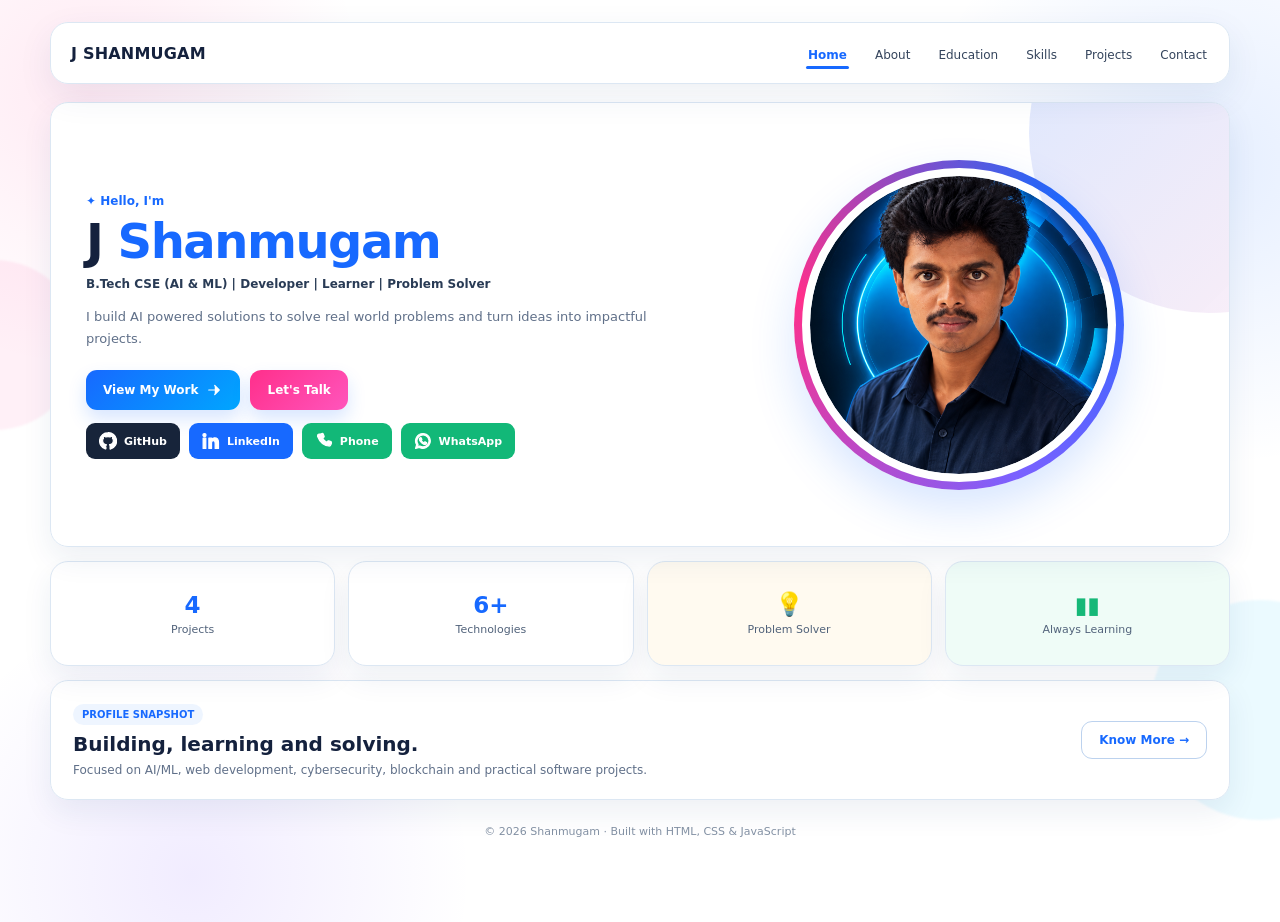
<file: index.html>
<!doctype html><html lang="en"><head><meta charset="utf-8"><meta name="viewport" content="width=device-width,initial-scale=1"><meta http-equiv="refresh" content="0;url=frontend/home/home.html"><title>Shanmugam Portfolio</title></head><body><p>Opening portfolio…</p><a href="frontend/home/home.html">Open portfolio</a></body></html>
</file>
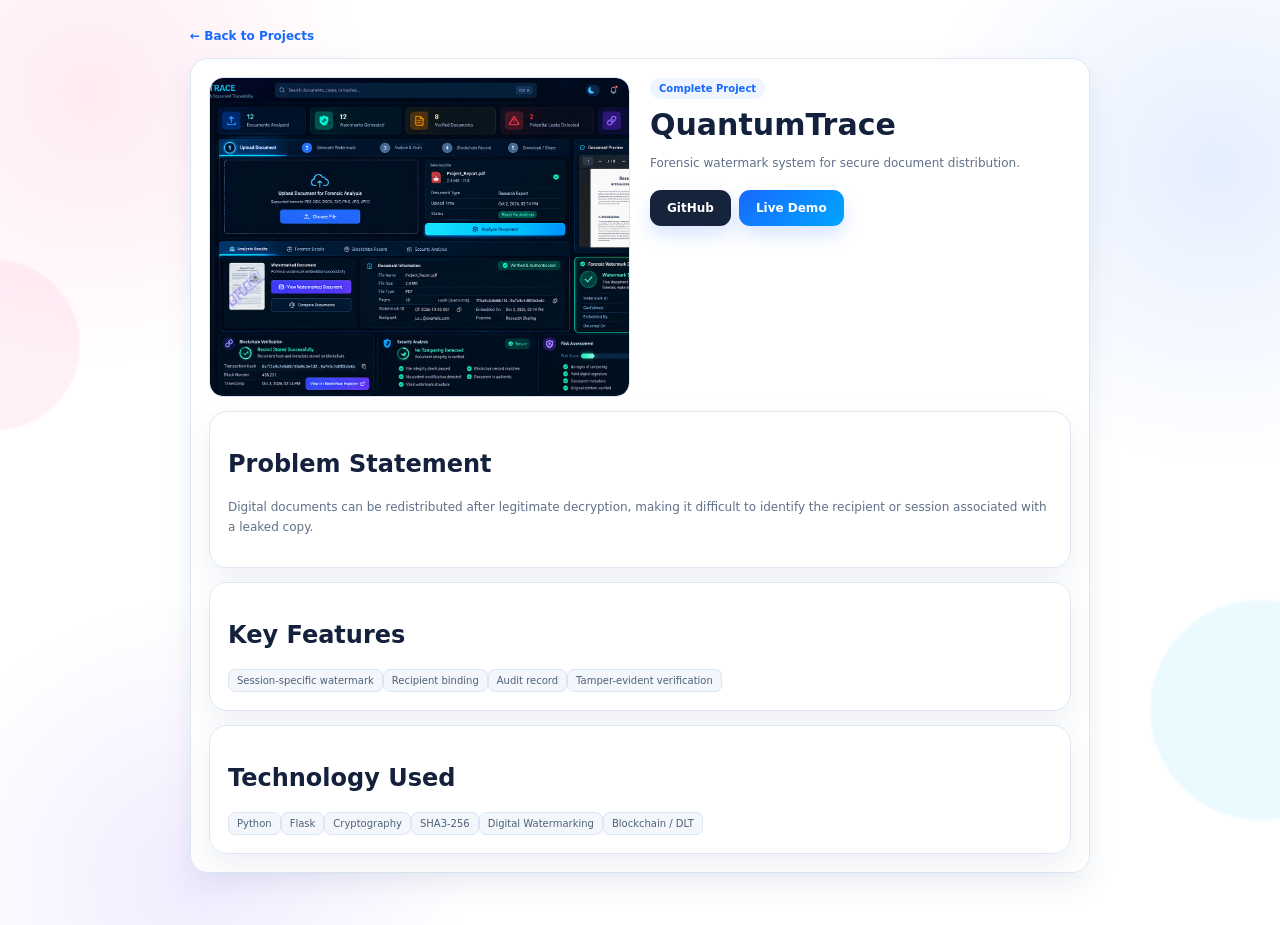
<file: frontend/project-details/index.html>
<!doctype html><html lang="en"><head><meta charset="utf-8"><meta name="viewport" content="width=device-width,initial-scale=1">
<title>Project Details</title><link rel="stylesheet" href="project-details.css"></head><body>
<div class="standalone"><a class="back" href="../projects/projects.html">← Back to Projects</a><main id="detail"></main></div>
<script src="project-details.js"></script></body></html>
</file>
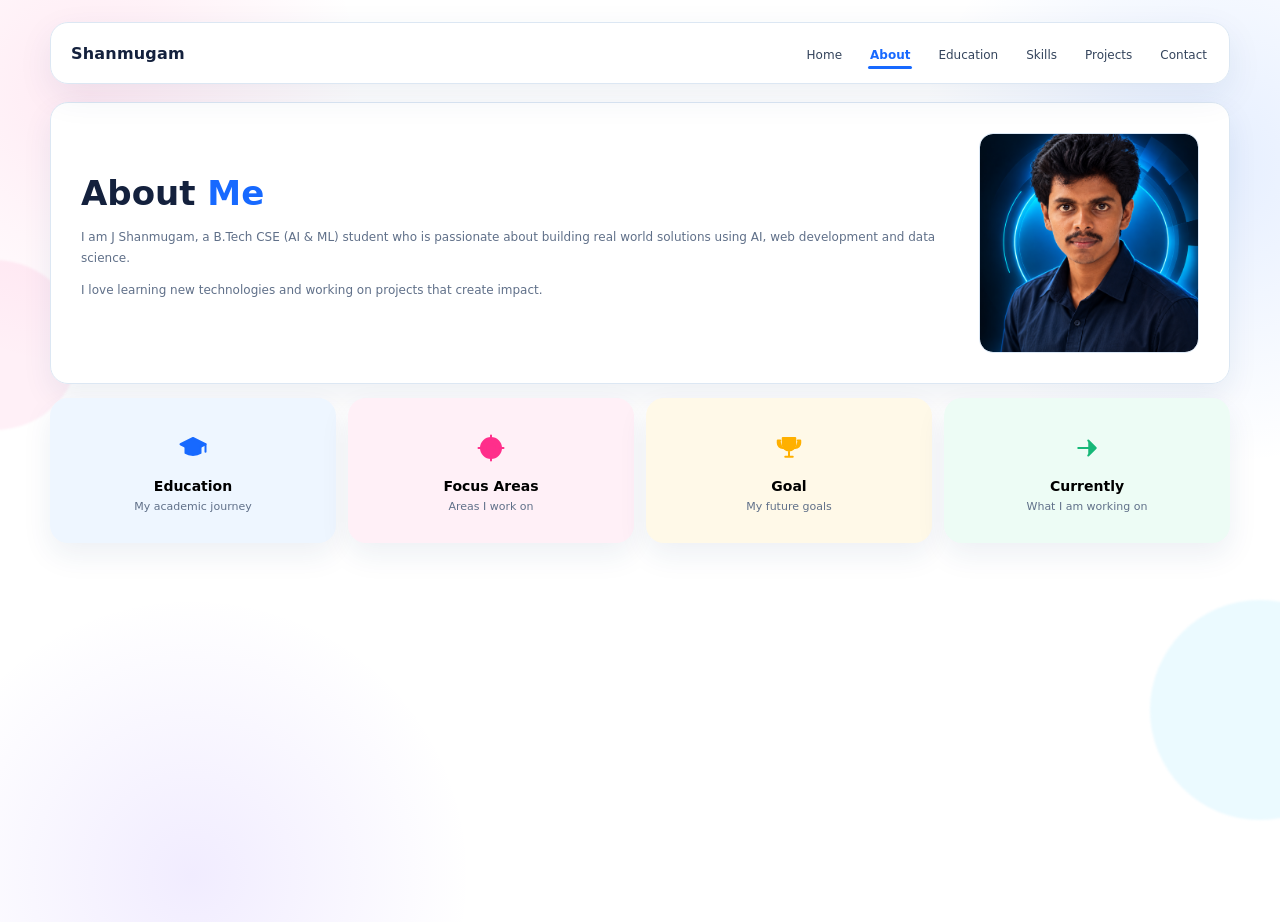
<file: frontend/about/about.html>
<!doctype html><html lang="en"><head><meta charset="utf-8"><meta name="viewport" content="width=device-width,initial-scale=1">
<title>Shanmugam | About</title><link rel="stylesheet" href="about.css"></head><body>
<svg class="svg-defs" aria-hidden="true">
  <symbol id="i-github" viewBox="0 0 24 24"><path d="M12 .8a11.2 11.2 0 0 0-3.54 21.83c.56.1.76-.24.76-.54v-2.1c-3.1.67-3.75-1.3-3.75-1.3-.5-1.28-1.22-1.62-1.22-1.62-1-.69.08-.68.08-.68 1.1.08 1.68 1.14 1.68 1.14.98 1.68 2.56 1.2 3.18.92.1-.72.39-1.2.7-1.48-2.47-.28-5.06-1.24-5.06-5.52 0-1.22.44-2.21 1.15-2.99-.12-.28-.5-1.42.11-2.95 0 0 .94-.3 3.08 1.14a10.7 10.7 0 0 1 5.6 0c2.14-1.44 3.08-1.14 3.08-1.14.61 1.53.23 2.67.11 2.95.71.78 1.15 1.77 1.15 2.99 0 4.29-2.6 5.23-5.08 5.51.4.35.75 1.04.75 2.1v3.11c0 .3.2.65.77.54A11.2 11.2 0 0 0 12 .8Z"/></symbol>
  <symbol id="i-linkedin" viewBox="0 0 24 24"><path d="M5.1 8.2H1.5V22h3.6V8.2ZM3.3 2A2.1 2.1 0 1 0 3.3 6.2 2.1 2.1 0 0 0 3.3 2ZM22 13.9c0-4.16-2.22-6.1-5.18-6.1-2.4 0-3.48 1.32-4.08 2.25V8.2H9.15V22h3.59v-6.84c0-1.8.34-3.54 2.57-3.54 2.2 0 2.22 2.06 2.22 3.67V22H22v-8.1Z"/></symbol>
  <symbol id="i-phone" viewBox="0 0 24 24"><path d="M7.2 2.7 9.3 2a1.5 1.5 0 0 1 1.8.87l1.05 2.62a1.5 1.5 0 0 1-.44 1.68l-1.45 1.18a12.8 12.8 0 0 0 5.37 5.37l1.18-1.45a1.5 1.5 0 0 1 1.68-.44l2.62 1.05a1.5 1.5 0 0 1 .87 1.8l-.7 2.1a2.8 2.8 0 0 1-3.06 1.88C10.7 17.75 6.25 13.3 3.35 5.76A2.8 2.8 0 0 1 5.23 2.7l1.97-.0Z"/></symbol>
  <symbol id="i-mail" viewBox="0 0 24 24"><path d="M3 5h18a2 2 0 0 1 2 2v10a2 2 0 0 1-2 2H3a2 2 0 0 1-2-2V7a2 2 0 0 1 2-2Zm0 2v.3l9 5.7 9-5.7V7H3Zm18 10V9.66l-8.46 5.37a1 1 0 0 1-1.08 0L3 9.66V17h18Z"/></symbol>
  <symbol id="i-whatsapp" viewBox="0 0 24 24"><path d="M12 2a9.9 9.9 0 0 0-8.48 15.02L2.1 22l5.1-1.34A9.9 9.9 0 1 0 12 2Zm0 17.9a8 8 0 0 1-4.08-1.12l-.29-.17-3.03.8.81-2.95-.19-.3A8 8 0 1 1 12 19.9Zm4.4-5.98c-.24-.12-1.4-.69-1.62-.77-.22-.08-.38-.12-.54.12-.16.24-.62.77-.76.93-.14.16-.28.18-.52.06-.24-.12-1-.37-1.9-1.18-.7-.62-1.18-1.38-1.32-1.62-.14-.24-.01-.37.11-.49.11-.11.24-.28.36-.42.12-.14.16-.24.24-.4.08-.16.04-.3-.02-.42-.06-.12-.54-1.3-.74-1.78-.2-.47-.4-.41-.54-.42h-.46c-.16 0-.42.06-.64.3-.22.24-.84.82-.84 2s.86 2.32.98 2.48c.12.16 1.69 2.58 4.09 3.62.57.25 1.02.4 1.37.51.58.18 1.1.15 1.51.09.46-.07 1.4-.57 1.6-1.12.2-.55.2-1.02.14-1.12-.06-.1-.22-.16-.46-.28Z"/></symbol>
  <symbol id="i-arrow" viewBox="0 0 24 24"><path d="M5 12h13M13 6l6 6-6 6"/></symbol>
  <symbol id="i-close" viewBox="0 0 24 24"><path d="m6 6 12 12M18 6 6 18"/></symbol>
  <symbol id="i-code" viewBox="0 0 24 24"><path d="m8 8-4 4 4 4M16 8l4 4-4 4M14 4l-4 16"/></symbol>
  <symbol id="i-web" viewBox="0 0 24 24"><rect x="3" y="4" width="18" height="14" rx="2"/><path d="M8 21h8M12 18v3"/></symbol>
  <symbol id="i-db" viewBox="0 0 24 24"><ellipse cx="12" cy="5" rx="8" ry="3"/><path d="M4 5v7c0 1.66 3.58 3 8 3s8-1.34 8-3V5M4 12v7c0 1.66 3.58 3 8 3s8-1.34 8-3v-7"/></symbol>
  <symbol id="i-ai" viewBox="0 0 24 24"><path d="M12 3v3M12 18v3M3 12h3M18 12h3M5.64 5.64l2.12 2.12M16.24 16.24l2.12 2.12M18.36 5.64l-2.12 2.12M7.76 16.24l-2.12 2.12"/><circle cx="12" cy="12" r="5"/></symbol>
  <symbol id="i-tools" viewBox="0 0 24 24"><path d="m14.7 6.3 3-3a5 5 0 0 0 2.8 6.9l-9.9 9.9a2 2 0 0 1-2.8-2.8l9.9-9.9a5 5 0 0 0-3-1Z"/><path d="m5 4 3 3M4 5l3 3"/></symbol>
  <symbol id="i-bulb" viewBox="0 0 24 24"><path d="M9 18h6M10 22h4M8.2 14.8a6 6 0 1 1 7.6 0c-.85.66-1.3 1.53-1.3 2.4H9.5c0-.87-.45-1.74-1.3-2.4Z"/></symbol>
  <symbol id="i-grad" viewBox="0 0 24 24"><path d="m2 9 10-5 10 5-10 5L2 9Z"/><path d="M6 11.2V16c3 2 9 2 12 0v-4.8M22 9v6"/></symbol>
  <symbol id="i-target" viewBox="0 0 24 24"><circle cx="12" cy="12" r="8"/><circle cx="12" cy="12" r="3"/><path d="M12 2v3M22 12h-3M12 22v-3M2 12h3"/></symbol>
  <symbol id="i-trophy" viewBox="0 0 24 24"><path d="M7 4h10v5a5 5 0 0 1-10 0V4ZM9 19h6M12 14v5M5 6H3v2a4 4 0 0 0 4 4M19 6h2v2a4 4 0 0 1-4 4"/></symbol>
  <symbol id="i-location" viewBox="0 0 24 24"><path d="M20 10c0 5-8 11-8 11S4 15 4 10a8 8 0 1 1 16 0Z"/><circle cx="12" cy="10" r="2.5"/></symbol>
  <symbol id="i-download" viewBox="0 0 24 24"><path d="M12 3v12M7 10l5 5 5-5M5 21h14"/></symbol>
</svg><div class="page-shell"><header class="site-header">
  <a class="brand" href="../home/home.html">Shanmugam</a>
  <button class="menu-toggle" type="button" aria-label="Open menu" aria-expanded="false">
    <span></span><span></span><span></span>
  </button>
  <nav class="nav" aria-label="Primary navigation">
    <a href="../home/home.html" data-page="home">Home</a>
    <a href="../about/about.html" data-page="about">About</a>
    <a href="../education/education.html" data-page="education">Education</a>
    <a href="../skills/skills.html" data-page="skills">Skills</a>
    <a href="../projects/projects.html" data-page="projects">Projects</a>
    <a href="../contact/contact.html" data-page="contact">Contact</a>
  </nav>
</header>
<main>
<section class="about-hero panel"><div><h1>About <span>Me</span></h1><p>I am J Shanmugam, a B.Tech CSE (AI &amp; ML) student who is passionate about building real world solutions using AI, web development and data science.</p><p>I love learning new technologies and working on projects that create impact.</p></div><div class="about-photo image-box"><img src="../gallery/photo1.png" alt="Profile photo"></div></section>
<section class="about-grid">
<button class="info-card card blue" data-modal="education"><svg class="icon"><use href="#i-grad"/></svg><h2>Education</h2><p>My academic journey</p></button>
<button class="info-card card pink" data-modal="focus"><svg class="icon"><use href="#i-target"/></svg><h2>Focus Areas</h2><p>Areas I work on</p></button>
<button class="info-card card yellow" data-modal="goal"><svg class="icon"><use href="#i-trophy"/></svg><h2>Goal</h2><p>My future goals</p></button>
<button class="info-card card green" data-modal="current"><svg class="icon"><use href="#i-arrow"/></svg><h2>Currently</h2><p>What I am working on</p></button>
</section>
</main></div>
<div class="modal-backdrop" id="aboutModal"><div class="modal"><div class="modal-header"><h2 class="modal-title" id="aboutTitle">Details</h2><button class="modal-close" data-close><svg class="icon"><use href="#i-close"/></svg></button></div><div class="modal-body" id="aboutBody"></div></div></div>
<script src="about.js"></script></body></html>
</file>
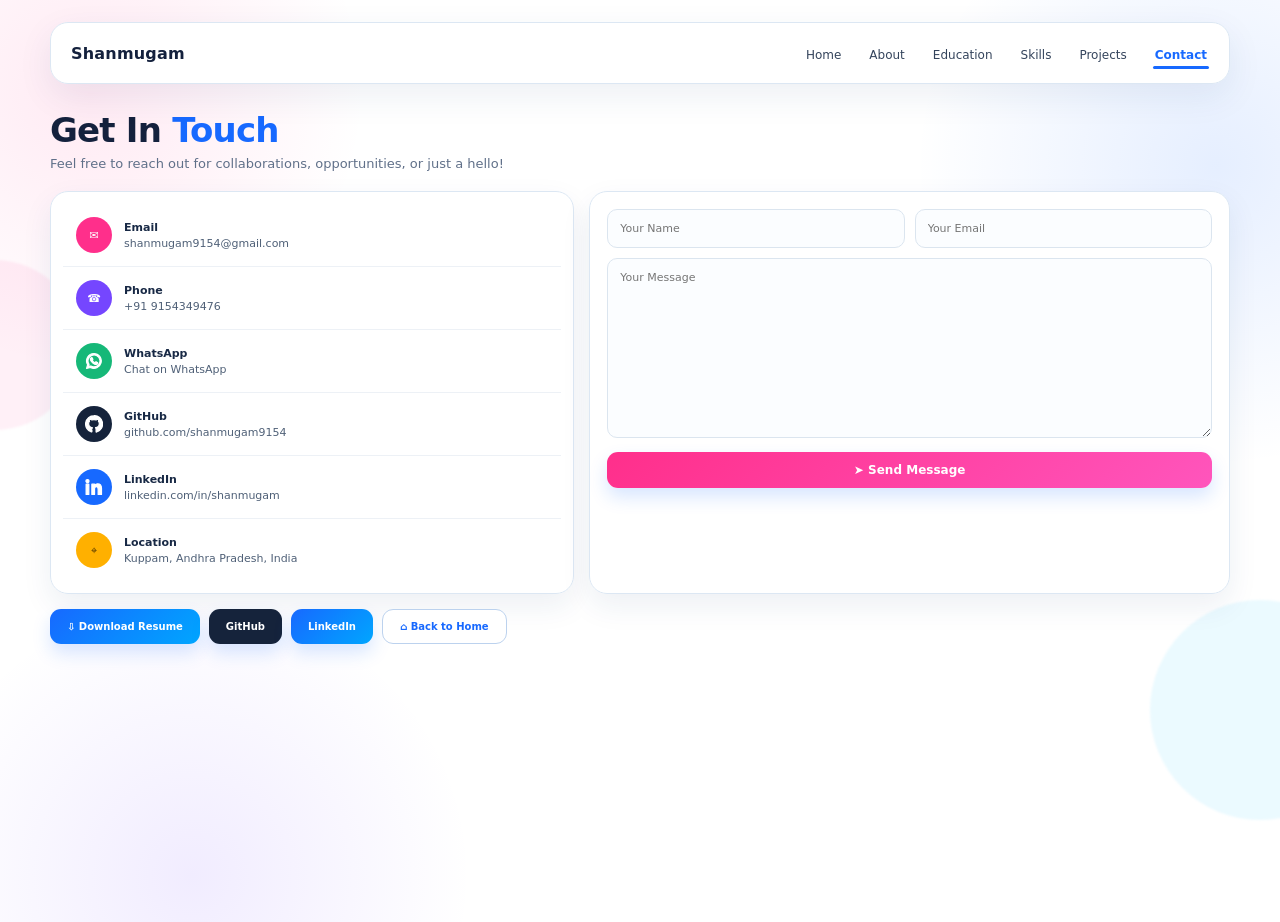
<file: frontend/contact/contact.html>
<!doctype html><html lang="en"><head><meta charset="utf-8"><meta name="viewport" content="width=device-width,initial-scale=1">
<title>Shanmugam | Contact</title><link rel="stylesheet" href="contact.css"></head><body>
<svg class="svg-defs" aria-hidden="true">
  <symbol id="i-github" viewBox="0 0 24 24"><path d="M12 .8a11.2 11.2 0 0 0-3.54 21.83c.56.1.76-.24.76-.54v-2.1c-3.1.67-3.75-1.3-3.75-1.3-.5-1.28-1.22-1.62-1.22-1.62-1-.69.08-.68.08-.68 1.1.08 1.68 1.14 1.68 1.14.98 1.68 2.56 1.2 3.18.92.1-.72.39-1.2.7-1.48-2.47-.28-5.06-1.24-5.06-5.52 0-1.22.44-2.21 1.15-2.99-.12-.28-.5-1.42.11-2.95 0 0 .94-.3 3.08 1.14a10.7 10.7 0 0 1 5.6 0c2.14-1.44 3.08-1.14 3.08-1.14.61 1.53.23 2.67.11 2.95.71.78 1.15 1.77 1.15 2.99 0 4.29-2.6 5.23-5.08 5.51.4.35.75 1.04.75 2.1v3.11c0 .3.2.65.77.54A11.2 11.2 0 0 0 12 .8Z"/></symbol>
  <symbol id="i-linkedin" viewBox="0 0 24 24"><path d="M5.1 8.2H1.5V22h3.6V8.2ZM3.3 2A2.1 2.1 0 1 0 3.3 6.2 2.1 2.1 0 0 0 3.3 2ZM22 13.9c0-4.16-2.22-6.1-5.18-6.1-2.4 0-3.48 1.32-4.08 2.25V8.2H9.15V22h3.59v-6.84c0-1.8.34-3.54 2.57-3.54 2.2 0 2.22 2.06 2.22 3.67V22H22v-8.1Z"/></symbol>
  <symbol id="i-phone" viewBox="0 0 24 24"><path d="M7.2 2.7 9.3 2a1.5 1.5 0 0 1 1.8.87l1.05 2.62a1.5 1.5 0 0 1-.44 1.68l-1.45 1.18a12.8 12.8 0 0 0 5.37 5.37l1.18-1.45a1.5 1.5 0 0 1 1.68-.44l2.62 1.05a1.5 1.5 0 0 1 .87 1.8l-.7 2.1a2.8 2.8 0 0 1-3.06 1.88C10.7 17.75 6.25 13.3 3.35 5.76A2.8 2.8 0 0 1 5.23 2.7l1.97-.0Z"/></symbol>
  <symbol id="i-mail" viewBox="0 0 24 24"><path d="M3 5h18a2 2 0 0 1 2 2v10a2 2 0 0 1-2 2H3a2 2 0 0 1-2-2V7a2 2 0 0 1 2-2Zm0 2v.3l9 5.7 9-5.7V7H3Zm18 10V9.66l-8.46 5.37a1 1 0 0 1-1.08 0L3 9.66V17h18Z"/></symbol>
  <symbol id="i-whatsapp" viewBox="0 0 24 24"><path d="M12 2a9.9 9.9 0 0 0-8.48 15.02L2.1 22l5.1-1.34A9.9 9.9 0 1 0 12 2Zm0 17.9a8 8 0 0 1-4.08-1.12l-.29-.17-3.03.8.81-2.95-.19-.3A8 8 0 1 1 12 19.9Zm4.4-5.98c-.24-.12-1.4-.69-1.62-.77-.22-.08-.38-.12-.54.12-.16.24-.62.77-.76.93-.14.16-.28.18-.52.06-.24-.12-1-.37-1.9-1.18-.7-.62-1.18-1.38-1.32-1.62-.14-.24-.01-.37.11-.49.11-.11.24-.28.36-.42.12-.14.16-.24.24-.4.08-.16.04-.3-.02-.42-.06-.12-.54-1.3-.74-1.78-.2-.47-.4-.41-.54-.42h-.46c-.16 0-.42.06-.64.3-.22.24-.84.82-.84 2s.86 2.32.98 2.48c.12.16 1.69 2.58 4.09 3.62.57.25 1.02.4 1.37.51.58.18 1.1.15 1.51.09.46-.07 1.4-.57 1.6-1.12.2-.55.2-1.02.14-1.12-.06-.1-.22-.16-.46-.28Z"/></symbol>
  <symbol id="i-arrow" viewBox="0 0 24 24"><path d="M5 12h13M13 6l6 6-6 6"/></symbol>
  <symbol id="i-close" viewBox="0 0 24 24"><path d="m6 6 12 12M18 6 6 18"/></symbol>
  <symbol id="i-code" viewBox="0 0 24 24"><path d="m8 8-4 4 4 4M16 8l4 4-4 4M14 4l-4 16"/></symbol>
  <symbol id="i-web" viewBox="0 0 24 24"><rect x="3" y="4" width="18" height="14" rx="2"/><path d="M8 21h8M12 18v3"/></symbol>
  <symbol id="i-db" viewBox="0 0 24 24"><ellipse cx="12" cy="5" rx="8" ry="3"/><path d="M4 5v7c0 1.66 3.58 3 8 3s8-1.34 8-3V5M4 12v7c0 1.66 3.58 3 8 3s8-1.34 8-3v-7"/></symbol>
  <symbol id="i-ai" viewBox="0 0 24 24"><path d="M12 3v3M12 18v3M3 12h3M18 12h3M5.64 5.64l2.12 2.12M16.24 16.24l2.12 2.12M18.36 5.64l-2.12 2.12M7.76 16.24l-2.12 2.12"/><circle cx="12" cy="12" r="5"/></symbol>
  <symbol id="i-tools" viewBox="0 0 24 24"><path d="m14.7 6.3 3-3a5 5 0 0 0 2.8 6.9l-9.9 9.9a2 2 0 0 1-2.8-2.8l9.9-9.9a5 5 0 0 0-3-1Z"/><path d="m5 4 3 3M4 5l3 3"/></symbol>
  <symbol id="i-bulb" viewBox="0 0 24 24"><path d="M9 18h6M10 22h4M8.2 14.8a6 6 0 1 1 7.6 0c-.85.66-1.3 1.53-1.3 2.4H9.5c0-.87-.45-1.74-1.3-2.4Z"/></symbol>
  <symbol id="i-grad" viewBox="0 0 24 24"><path d="m2 9 10-5 10 5-10 5L2 9Z"/><path d="M6 11.2V16c3 2 9 2 12 0v-4.8M22 9v6"/></symbol>
  <symbol id="i-target" viewBox="0 0 24 24"><circle cx="12" cy="12" r="8"/><circle cx="12" cy="12" r="3"/><path d="M12 2v3M22 12h-3M12 22v-3M2 12h3"/></symbol>
  <symbol id="i-trophy" viewBox="0 0 24 24"><path d="M7 4h10v5a5 5 0 0 1-10 0V4ZM9 19h6M12 14v5M5 6H3v2a4 4 0 0 0 4 4M19 6h2v2a4 4 0 0 1-4 4"/></symbol>
  <symbol id="i-location" viewBox="0 0 24 24"><path d="M20 10c0 5-8 11-8 11S4 15 4 10a8 8 0 1 1 16 0Z"/><circle cx="12" cy="10" r="2.5"/></symbol>
  <symbol id="i-download" viewBox="0 0 24 24"><path d="M12 3v12M7 10l5 5 5-5M5 21h14"/></symbol>
</svg><div class="page-shell"><header class="site-header">
  <a class="brand" href="../home/home.html">Shanmugam</a>
  <button class="menu-toggle" type="button" aria-label="Open menu" aria-expanded="false">
    <span></span><span></span><span></span>
  </button>
  <nav class="nav" aria-label="Primary navigation">
    <a href="../home/home.html" data-page="home">Home</a>
    <a href="../about/about.html" data-page="about">About</a>
    <a href="../education/education.html" data-page="education">Education</a>
    <a href="../skills/skills.html" data-page="skills">Skills</a>
    <a href="../projects/projects.html" data-page="projects">Projects</a>
    <a href="../contact/contact.html" data-page="contact">Contact</a>
  </nav>
</header>
<main><h1 class="page-title">Get In <span>Touch</span></h1><p class="page-subtitle">Feel free to reach out for collaborations, opportunities, or just a hello!</p>
<section class="contact-grid"><div class="contact-list panel">
<a href="mailto:shanmugam9154@gmail.com" class="contact-row pink"><span class="circle">✉</span><span><b>Email</b>shanmugam9154@gmail.com</span></a>
<a href="tel:+919154349476" class="contact-row purple"><span class="circle">☎</span><span><b>Phone</b>+91 9154349476</span></a>
<a href="https://wa.me/919154349476" target="_blank" class="contact-row green"><span class="circle"><svg class="icon"><use href="#i-whatsapp"/></svg></span><span><b>WhatsApp</b>Chat on WhatsApp</span></a>
<a href="https://github.com/" target="_blank" class="contact-row dark"><span class="circle"><svg class="icon"><use href="#i-github"/></svg></span><span><b>GitHub</b>github.com/shanmugam9154</span></a>
<a href="https://www.linkedin.com/" target="_blank" class="contact-row blue"><span class="circle"><svg class="icon"><use href="#i-linkedin"/></svg></span><span><b>LinkedIn</b>linkedin.com/in/shanmugam</span></a>
<a href="https://maps.google.com/?q=Kuppam,India" target="_blank" class="contact-row yellow"><span class="circle">⌖</span><span><b>Location</b>Kuppam, Andhra Pradesh, India</span></a>
</div>
<form class="contact-form panel" id="contactForm"><div class="two"><input name="name" placeholder="Your Name" required><input name="email" type="email" placeholder="Your Email" required></div><textarea name="message" placeholder="Your Message" required></textarea><button class="btn pink full" type="submit">➤ Send Message</button><p id="status" aria-live="polite"></p></form></section>
<section class="bottom-actions"><a class="btn purple" href="#">⇩ Download Resume</a><a class="btn dark" href="https://github.com/" target="_blank">GitHub</a><a class="btn blue" href="https://www.linkedin.com/" target="_blank">LinkedIn</a><a class="btn outline" href="../home/home.html">⌂ Back to Home</a></section>
</main></div><script src="contact.js"></script></body></html>
</file>
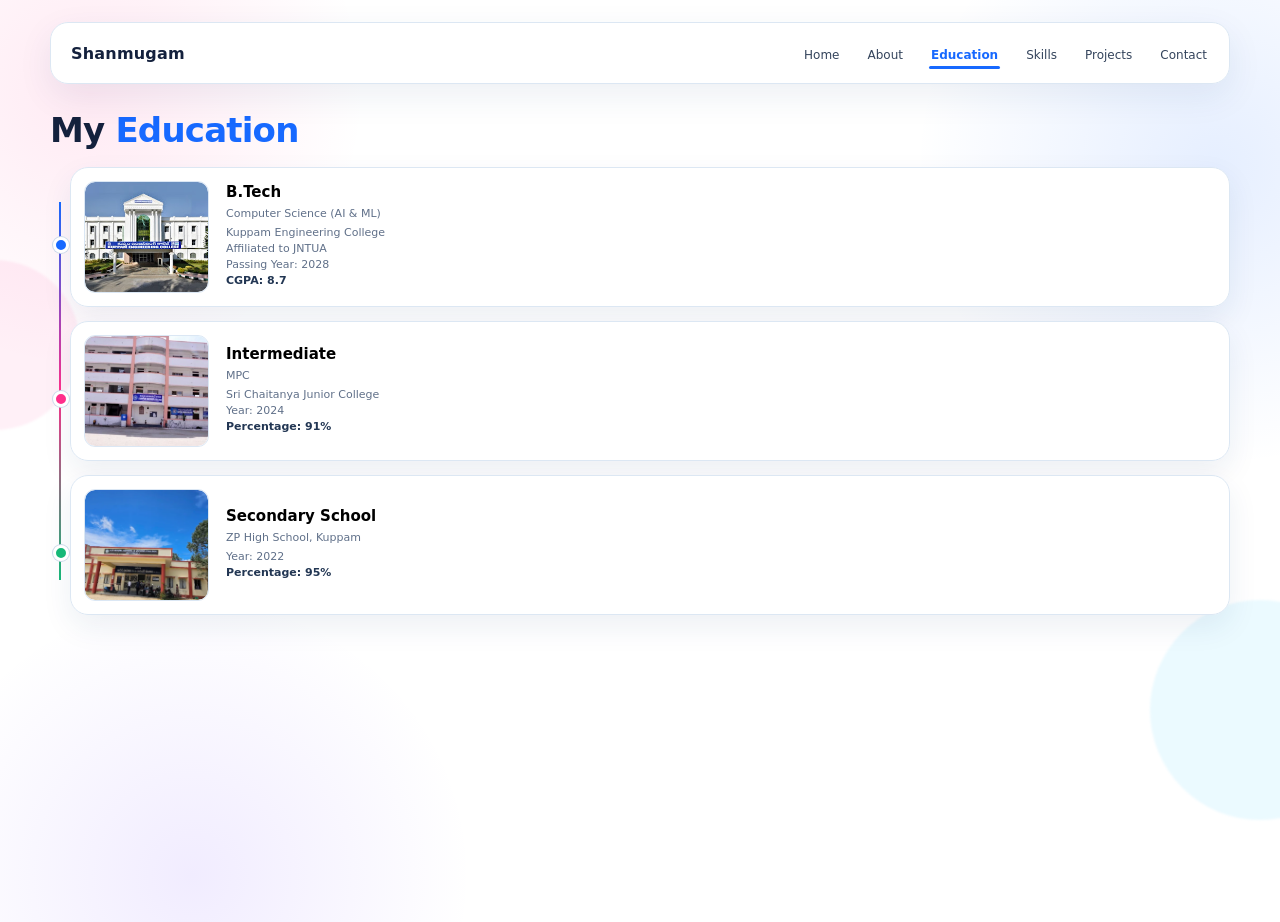
<file: frontend/education/education.html>
<!doctype html><html lang="en"><head><meta charset="utf-8"><meta name="viewport" content="width=device-width,initial-scale=1">
<title>Shanmugam | Education</title><link rel="stylesheet" href="education.css"></head><body>
<svg class="svg-defs" aria-hidden="true">
  <symbol id="i-github" viewBox="0 0 24 24"><path d="M12 .8a11.2 11.2 0 0 0-3.54 21.83c.56.1.76-.24.76-.54v-2.1c-3.1.67-3.75-1.3-3.75-1.3-.5-1.28-1.22-1.62-1.22-1.62-1-.69.08-.68.08-.68 1.1.08 1.68 1.14 1.68 1.14.98 1.68 2.56 1.2 3.18.92.1-.72.39-1.2.7-1.48-2.47-.28-5.06-1.24-5.06-5.52 0-1.22.44-2.21 1.15-2.99-.12-.28-.5-1.42.11-2.95 0 0 .94-.3 3.08 1.14a10.7 10.7 0 0 1 5.6 0c2.14-1.44 3.08-1.14 3.08-1.14.61 1.53.23 2.67.11 2.95.71.78 1.15 1.77 1.15 2.99 0 4.29-2.6 5.23-5.08 5.51.4.35.75 1.04.75 2.1v3.11c0 .3.2.65.77.54A11.2 11.2 0 0 0 12 .8Z"/></symbol>
  <symbol id="i-linkedin" viewBox="0 0 24 24"><path d="M5.1 8.2H1.5V22h3.6V8.2ZM3.3 2A2.1 2.1 0 1 0 3.3 6.2 2.1 2.1 0 0 0 3.3 2ZM22 13.9c0-4.16-2.22-6.1-5.18-6.1-2.4 0-3.48 1.32-4.08 2.25V8.2H9.15V22h3.59v-6.84c0-1.8.34-3.54 2.57-3.54 2.2 0 2.22 2.06 2.22 3.67V22H22v-8.1Z"/></symbol>
  <symbol id="i-phone" viewBox="0 0 24 24"><path d="M7.2 2.7 9.3 2a1.5 1.5 0 0 1 1.8.87l1.05 2.62a1.5 1.5 0 0 1-.44 1.68l-1.45 1.18a12.8 12.8 0 0 0 5.37 5.37l1.18-1.45a1.5 1.5 0 0 1 1.68-.44l2.62 1.05a1.5 1.5 0 0 1 .87 1.8l-.7 2.1a2.8 2.8 0 0 1-3.06 1.88C10.7 17.75 6.25 13.3 3.35 5.76A2.8 2.8 0 0 1 5.23 2.7l1.97-.0Z"/></symbol>
  <symbol id="i-mail" viewBox="0 0 24 24"><path d="M3 5h18a2 2 0 0 1 2 2v10a2 2 0 0 1-2 2H3a2 2 0 0 1-2-2V7a2 2 0 0 1 2-2Zm0 2v.3l9 5.7 9-5.7V7H3Zm18 10V9.66l-8.46 5.37a1 1 0 0 1-1.08 0L3 9.66V17h18Z"/></symbol>
  <symbol id="i-whatsapp" viewBox="0 0 24 24"><path d="M12 2a9.9 9.9 0 0 0-8.48 15.02L2.1 22l5.1-1.34A9.9 9.9 0 1 0 12 2Zm0 17.9a8 8 0 0 1-4.08-1.12l-.29-.17-3.03.8.81-2.95-.19-.3A8 8 0 1 1 12 19.9Zm4.4-5.98c-.24-.12-1.4-.69-1.62-.77-.22-.08-.38-.12-.54.12-.16.24-.62.77-.76.93-.14.16-.28.18-.52.06-.24-.12-1-.37-1.9-1.18-.7-.62-1.18-1.38-1.32-1.62-.14-.24-.01-.37.11-.49.11-.11.24-.28.36-.42.12-.14.16-.24.24-.4.08-.16.04-.3-.02-.42-.06-.12-.54-1.3-.74-1.78-.2-.47-.4-.41-.54-.42h-.46c-.16 0-.42.06-.64.3-.22.24-.84.82-.84 2s.86 2.32.98 2.48c.12.16 1.69 2.58 4.09 3.62.57.25 1.02.4 1.37.51.58.18 1.1.15 1.51.09.46-.07 1.4-.57 1.6-1.12.2-.55.2-1.02.14-1.12-.06-.1-.22-.16-.46-.28Z"/></symbol>
  <symbol id="i-arrow" viewBox="0 0 24 24"><path d="M5 12h13M13 6l6 6-6 6"/></symbol>
  <symbol id="i-close" viewBox="0 0 24 24"><path d="m6 6 12 12M18 6 6 18"/></symbol>
  <symbol id="i-code" viewBox="0 0 24 24"><path d="m8 8-4 4 4 4M16 8l4 4-4 4M14 4l-4 16"/></symbol>
  <symbol id="i-web" viewBox="0 0 24 24"><rect x="3" y="4" width="18" height="14" rx="2"/><path d="M8 21h8M12 18v3"/></symbol>
  <symbol id="i-db" viewBox="0 0 24 24"><ellipse cx="12" cy="5" rx="8" ry="3"/><path d="M4 5v7c0 1.66 3.58 3 8 3s8-1.34 8-3V5M4 12v7c0 1.66 3.58 3 8 3s8-1.34 8-3v-7"/></symbol>
  <symbol id="i-ai" viewBox="0 0 24 24"><path d="M12 3v3M12 18v3M3 12h3M18 12h3M5.64 5.64l2.12 2.12M16.24 16.24l2.12 2.12M18.36 5.64l-2.12 2.12M7.76 16.24l-2.12 2.12"/><circle cx="12" cy="12" r="5"/></symbol>
  <symbol id="i-tools" viewBox="0 0 24 24"><path d="m14.7 6.3 3-3a5 5 0 0 0 2.8 6.9l-9.9 9.9a2 2 0 0 1-2.8-2.8l9.9-9.9a5 5 0 0 0-3-1Z"/><path d="m5 4 3 3M4 5l3 3"/></symbol>
  <symbol id="i-bulb" viewBox="0 0 24 24"><path d="M9 18h6M10 22h4M8.2 14.8a6 6 0 1 1 7.6 0c-.85.66-1.3 1.53-1.3 2.4H9.5c0-.87-.45-1.74-1.3-2.4Z"/></symbol>
  <symbol id="i-grad" viewBox="0 0 24 24"><path d="m2 9 10-5 10 5-10 5L2 9Z"/><path d="M6 11.2V16c3 2 9 2 12 0v-4.8M22 9v6"/></symbol>
  <symbol id="i-target" viewBox="0 0 24 24"><circle cx="12" cy="12" r="8"/><circle cx="12" cy="12" r="3"/><path d="M12 2v3M22 12h-3M12 22v-3M2 12h3"/></symbol>
  <symbol id="i-trophy" viewBox="0 0 24 24"><path d="M7 4h10v5a5 5 0 0 1-10 0V4ZM9 19h6M12 14v5M5 6H3v2a4 4 0 0 0 4 4M19 6h2v2a4 4 0 0 1-4 4"/></symbol>
  <symbol id="i-location" viewBox="0 0 24 24"><path d="M20 10c0 5-8 11-8 11S4 15 4 10a8 8 0 1 1 16 0Z"/><circle cx="12" cy="10" r="2.5"/></symbol>
  <symbol id="i-download" viewBox="0 0 24 24"><path d="M12 3v12M7 10l5 5 5-5M5 21h14"/></symbol>
</svg><div class="page-shell"><header class="site-header">
  <a class="brand" href="../home/home.html">Shanmugam</a>
  <button class="menu-toggle" type="button" aria-label="Open menu" aria-expanded="false">
    <span></span><span></span><span></span>
  </button>
  <nav class="nav" aria-label="Primary navigation">
    <a href="../home/home.html" data-page="home">Home</a>
    <a href="../about/about.html" data-page="about">About</a>
    <a href="../education/education.html" data-page="education">Education</a>
    <a href="../skills/skills.html" data-page="skills">Skills</a>
    <a href="../projects/projects.html" data-page="projects">Projects</a>
    <a href="../contact/contact.html" data-page="contact">Contact</a>
  </nav>
</header>
<main><h1 class="page-title">My <span>Education</span></h1><section class="education-list">
<button class="edu-card card" data-edu="btech"><span class="dot blue-dot"></span><div class="edu-image image-box"><img src="../gallery/photo6.png" alt="B.Tech" onerror="this.style.display='none'"></div><div><h2>B.Tech</h2><p>Computer Science (AI &amp; ML)</p><p>Kuppam Engineering College<br>Affiliated to JNTUA<br>Passing Year: 2028<br><strong>CGPA: 8.7</strong></p></div></button>
<button class="edu-card card" data-edu="intermediate"><span class="dot pink-dot"></span><div class="edu-image image-box"><img src="../gallery/photo7.png" alt="Intermediate" onerror="this.style.display='none'"></div><div><h2>Intermediate</h2><p>MPC</p><p>Sri Chaitanya Junior College<br>Year: 2024<br><strong>Percentage: 91%</strong></p></div></button>
<button class="edu-card card" data-edu="school"><span class="dot green-dot"></span><div class="edu-image image-box"><img src="../gallery/photo8.png" alt="Secondary School" onerror="this.style.display='none'"></div><div><h2>Secondary School</h2><p>ZP High School, Kuppam</p><p>Year: 2022<br><strong>Percentage: 95%</strong></p></div></button>
</section></main></div>
<div class="modal-backdrop" id="eduModal"><div class="modal"><div class="modal-header"><h2 class="modal-title" id="eduTitle">Education</h2><button class="modal-close" data-close><svg class="icon"><use href="#i-close"/></svg></button></div><div class="modal-body" id="eduBody"></div></div></div>
<script src="education.js"></script></body></html>
</file>
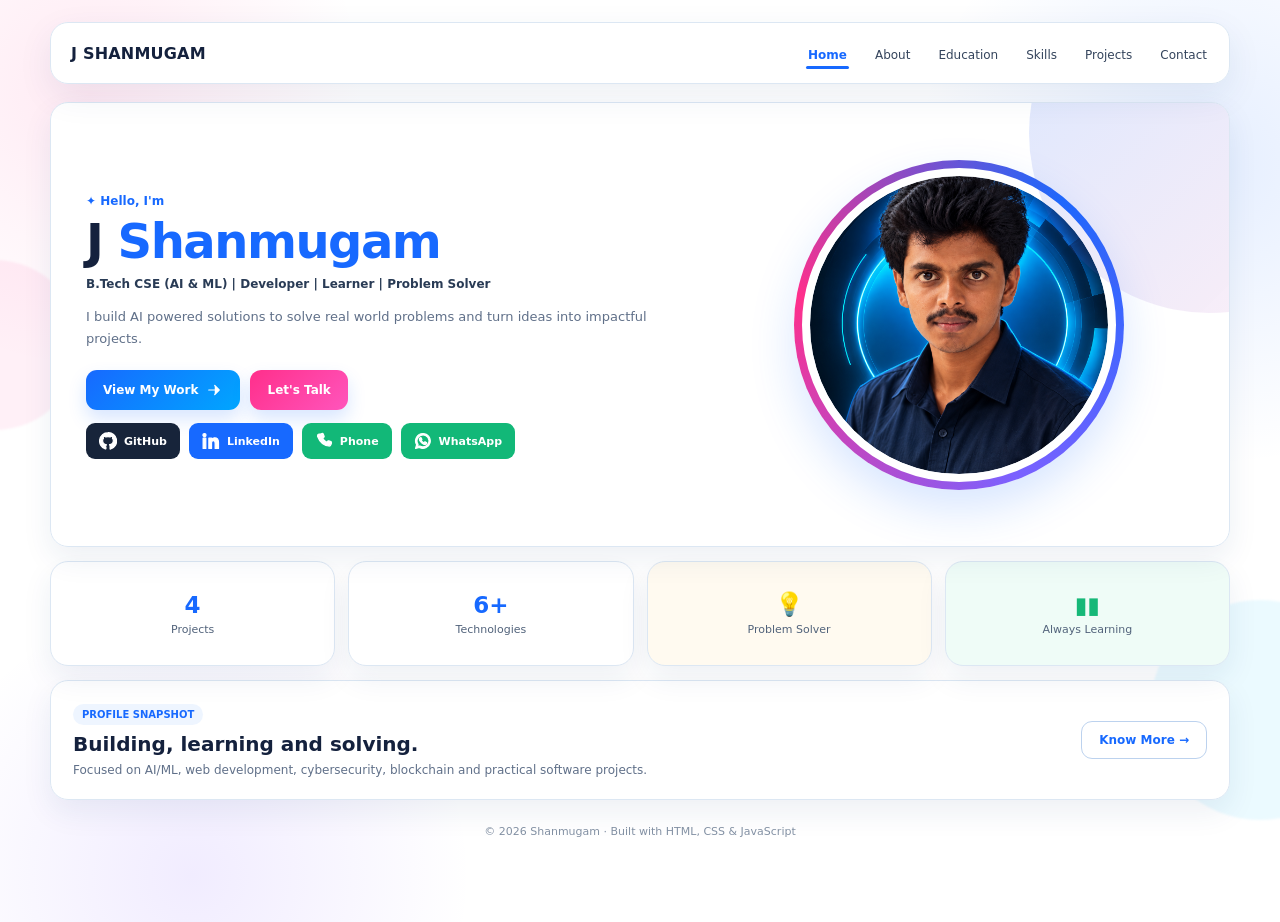
<file: frontend/home/home.html>
<!doctype html>
<html lang="en"><head><meta charset="utf-8"><meta name="viewport" content="width=device-width,initial-scale=1">
<title>Shanmugam | Home</title><link rel="stylesheet" href="home.css"></head><body>
<svg class="svg-defs" aria-hidden="true">
  <symbol id="i-github" viewBox="0 0 24 24"><path d="M12 .8a11.2 11.2 0 0 0-3.54 21.83c.56.1.76-.24.76-.54v-2.1c-3.1.67-3.75-1.3-3.75-1.3-.5-1.28-1.22-1.62-1.22-1.62-1-.69.08-.68.08-.68 1.1.08 1.68 1.14 1.68 1.14.98 1.68 2.56 1.2 3.18.92.1-.72.39-1.2.7-1.48-2.47-.28-5.06-1.24-5.06-5.52 0-1.22.44-2.21 1.15-2.99-.12-.28-.5-1.42.11-2.95 0 0 .94-.3 3.08 1.14a10.7 10.7 0 0 1 5.6 0c2.14-1.44 3.08-1.14 3.08-1.14.61 1.53.23 2.67.11 2.95.71.78 1.15 1.77 1.15 2.99 0 4.29-2.6 5.23-5.08 5.51.4.35.75 1.04.75 2.1v3.11c0 .3.2.65.77.54A11.2 11.2 0 0 0 12 .8Z"/></symbol>
  <symbol id="i-linkedin" viewBox="0 0 24 24"><path d="M5.1 8.2H1.5V22h3.6V8.2ZM3.3 2A2.1 2.1 0 1 0 3.3 6.2 2.1 2.1 0 0 0 3.3 2ZM22 13.9c0-4.16-2.22-6.1-5.18-6.1-2.4 0-3.48 1.32-4.08 2.25V8.2H9.15V22h3.59v-6.84c0-1.8.34-3.54 2.57-3.54 2.2 0 2.22 2.06 2.22 3.67V22H22v-8.1Z"/></symbol>
  <symbol id="i-phone" viewBox="0 0 24 24"><path d="M7.2 2.7 9.3 2a1.5 1.5 0 0 1 1.8.87l1.05 2.62a1.5 1.5 0 0 1-.44 1.68l-1.45 1.18a12.8 12.8 0 0 0 5.37 5.37l1.18-1.45a1.5 1.5 0 0 1 1.68-.44l2.62 1.05a1.5 1.5 0 0 1 .87 1.8l-.7 2.1a2.8 2.8 0 0 1-3.06 1.88C10.7 17.75 6.25 13.3 3.35 5.76A2.8 2.8 0 0 1 5.23 2.7l1.97-.0Z"/></symbol>
  <symbol id="i-mail" viewBox="0 0 24 24"><path d="M3 5h18a2 2 0 0 1 2 2v10a2 2 0 0 1-2 2H3a2 2 0 0 1-2-2V7a2 2 0 0 1 2-2Zm0 2v.3l9 5.7 9-5.7V7H3Zm18 10V9.66l-8.46 5.37a1 1 0 0 1-1.08 0L3 9.66V17h18Z"/></symbol>
  <symbol id="i-whatsapp" viewBox="0 0 24 24"><path d="M12 2a9.9 9.9 0 0 0-8.48 15.02L2.1 22l5.1-1.34A9.9 9.9 0 1 0 12 2Zm0 17.9a8 8 0 0 1-4.08-1.12l-.29-.17-3.03.8.81-2.95-.19-.3A8 8 0 1 1 12 19.9Zm4.4-5.98c-.24-.12-1.4-.69-1.62-.77-.22-.08-.38-.12-.54.12-.16.24-.62.77-.76.93-.14.16-.28.18-.52.06-.24-.12-1-.37-1.9-1.18-.7-.62-1.18-1.38-1.32-1.62-.14-.24-.01-.37.11-.49.11-.11.24-.28.36-.42.12-.14.16-.24.24-.4.08-.16.04-.3-.02-.42-.06-.12-.54-1.3-.74-1.78-.2-.47-.4-.41-.54-.42h-.46c-.16 0-.42.06-.64.3-.22.24-.84.82-.84 2s.86 2.32.98 2.48c.12.16 1.69 2.58 4.09 3.62.57.25 1.02.4 1.37.51.58.18 1.1.15 1.51.09.46-.07 1.4-.57 1.6-1.12.2-.55.2-1.02.14-1.12-.06-.1-.22-.16-.46-.28Z"/></symbol>
  <symbol id="i-arrow" viewBox="0 0 24 24"><path d="M5 12h13M13 6l6 6-6 6"/></symbol>
  <symbol id="i-close" viewBox="0 0 24 24"><path d="m6 6 12 12M18 6 6 18"/></symbol>
  <symbol id="i-code" viewBox="0 0 24 24"><path d="m8 8-4 4 4 4M16 8l4 4-4 4M14 4l-4 16"/></symbol>
  <symbol id="i-web" viewBox="0 0 24 24"><rect x="3" y="4" width="18" height="14" rx="2"/><path d="M8 21h8M12 18v3"/></symbol>
  <symbol id="i-db" viewBox="0 0 24 24"><ellipse cx="12" cy="5" rx="8" ry="3"/><path d="M4 5v7c0 1.66 3.58 3 8 3s8-1.34 8-3V5M4 12v7c0 1.66 3.58 3 8 3s8-1.34 8-3v-7"/></symbol>
  <symbol id="i-ai" viewBox="0 0 24 24"><path d="M12 3v3M12 18v3M3 12h3M18 12h3M5.64 5.64l2.12 2.12M16.24 16.24l2.12 2.12M18.36 5.64l-2.12 2.12M7.76 16.24l-2.12 2.12"/><circle cx="12" cy="12" r="5"/></symbol>
  <symbol id="i-tools" viewBox="0 0 24 24"><path d="m14.7 6.3 3-3a5 5 0 0 0 2.8 6.9l-9.9 9.9a2 2 0 0 1-2.8-2.8l9.9-9.9a5 5 0 0 0-3-1Z"/><path d="m5 4 3 3M4 5l3 3"/></symbol>
  <symbol id="i-bulb" viewBox="0 0 24 24"><path d="M9 18h6M10 22h4M8.2 14.8a6 6 0 1 1 7.6 0c-.85.66-1.3 1.53-1.3 2.4H9.5c0-.87-.45-1.74-1.3-2.4Z"/></symbol>
  <symbol id="i-grad" viewBox="0 0 24 24"><path d="m2 9 10-5 10 5-10 5L2 9Z"/><path d="M6 11.2V16c3 2 9 2 12 0v-4.8M22 9v6"/></symbol>
  <symbol id="i-target" viewBox="0 0 24 24"><circle cx="12" cy="12" r="8"/><circle cx="12" cy="12" r="3"/><path d="M12 2v3M22 12h-3M12 22v-3M2 12h3"/></symbol>
  <symbol id="i-trophy" viewBox="0 0 24 24"><path d="M7 4h10v5a5 5 0 0 1-10 0V4ZM9 19h6M12 14v5M5 6H3v2a4 4 0 0 0 4 4M19 6h2v2a4 4 0 0 1-4 4"/></symbol>
  <symbol id="i-location" viewBox="0 0 24 24"><path d="M20 10c0 5-8 11-8 11S4 15 4 10a8 8 0 1 1 16 0Z"/><circle cx="12" cy="10" r="2.5"/></symbol>
  <symbol id="i-download" viewBox="0 0 24 24"><path d="M12 3v12M7 10l5 5 5-5M5 21h14"/></symbol>
</svg><div class="page-shell"><header class="site-header">
  <a class="brand" href="../home/home.html">J SHANMUGAM</a>
  <button class="menu-toggle" type="button" aria-label="Open menu" aria-expanded="false">
    <span></span><span></span><span></span>
  </button>
  <nav class="nav" aria-label="Primary navigation">
    <a href="../home/home.html" data-page="home">Home</a>
    <a href="../about/about.html" data-page="about">About</a>
    <a href="../education/education.html" data-page="education">Education</a>
    <a href="../skills/skills.html" data-page="skills">Skills</a>
    <a href="../projects/projects.html" data-page="projects">Projects</a>
    <a href="../contact/contact.html" data-page="contact">Contact</a>
  </nav>
</header>
<main>
<section class="hero panel">
 <div class="hero-copy">
  <span class="eyebrow">✦ Hello, I'm</span>
  <h1>J <span>Shanmugam</span></h1>
  <h2>B.Tech CSE (AI &amp; ML) | Developer | Learner | Problem Solver</h2>
  <p>I build AI powered solutions to solve real world problems and turn ideas into impactful projects.</p>
  <div class="hero-actions"><a class="btn" href="../projects/projects.html">View My Work <svg class="icon"><use href="#i-arrow"/></svg></a>
  <a class="btn pink" href="../contact/contact.html">Let's Talk</a></div>
  <div class="socials">
   <a class="social-btn dark" href="https://github.com/" target="_blank"><svg class="icon"><use href="#i-github"/></svg>GitHub</a>
   <a class="social-btn blue" href="https://www.linkedin.com/" target="_blank"><svg class="icon"><use href="#i-linkedin"/></svg>LinkedIn</a>
   <a class="social-btn green" href="tel:+919154349476"><svg class="icon"><use href="#i-phone"/></svg>Phone</a>
   <a class="social-btn green" href="https://wa.me/919154349476" target="_blank"><svg class="icon"><use href="#i-whatsapp"/></svg>WhatsApp</a>
  </div>
 </div>
 <div class="profile-ring"><div class="profile-photo image-box"><img src="../gallery/photo1.png" alt="J Shanmugam profile photo" onerror="this.style.display='none'"></div></div>
</section>
<section class="stat-grid">
 <a class="stat card" href="../projects/projects.html"><strong>4</strong><span>Projects</span></a>
 <a class="stat card" href="../skills/skills.html"><strong>6+</strong><span>Technologies</span></a>
 <button class="stat card yellow" type="button" id="problemBtn"><strong>💡</strong><span>Problem Solver</span></button>
 <button class="stat card greenish" type="button" id="learningBtn"><strong>▮▮</strong><span>Always Learning</span></button>
</section>
<section class="home-strip panel">
 <div><span class="badge">PROFILE SNAPSHOT</span><h2>Building, learning and solving.</h2><p>Focused on AI/ML, web development, cybersecurity, blockchain and practical software projects.</p></div>
 <a class="btn outline" href="../about/about.html">Know More →</a>
</section>
</main><div class="footer">© 2026 Shanmugam · Built with HTML, CSS &amp; JavaScript</div></div>
<div class="modal-backdrop" id="homeModal"><div class="modal" role="dialog" aria-modal="true"><div class="modal-header"><h2 class="modal-title" id="homeTitle">Details</h2><button class="modal-close" type="button" data-close><svg class="icon"><use href="#i-close"/></svg></button></div><div class="modal-body" id="homeBody"></div></div></div>
<script src="home.js"></script></body></html>
</file>
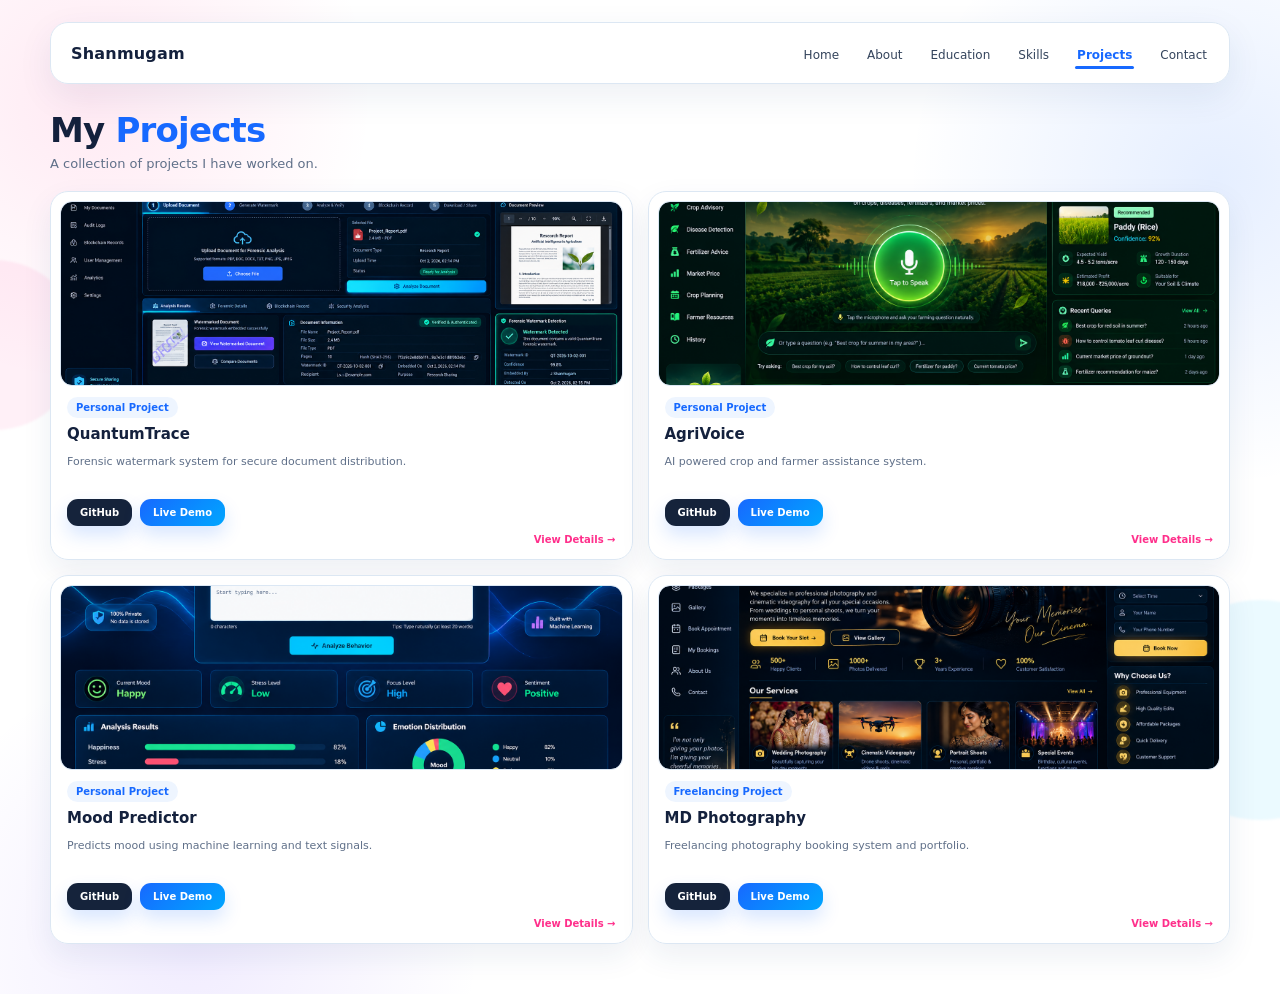
<file: frontend/projects/projects.html>
<!doctype html><html lang="en"><head><meta charset="utf-8"><meta name="viewport" content="width=device-width,initial-scale=1">
<title>Shanmugam | Projects</title><link rel="stylesheet" href="projects.css"></head><body>
<svg class="svg-defs" aria-hidden="true">
  <symbol id="i-github" viewBox="0 0 24 24"><path d="M12 .8a11.2 11.2 0 0 0-3.54 21.83c.56.1.76-.24.76-.54v-2.1c-3.1.67-3.75-1.3-3.75-1.3-.5-1.28-1.22-1.62-1.22-1.62-1-.69.08-.68.08-.68 1.1.08 1.68 1.14 1.68 1.14.98 1.68 2.56 1.2 3.18.92.1-.72.39-1.2.7-1.48-2.47-.28-5.06-1.24-5.06-5.52 0-1.22.44-2.21 1.15-2.99-.12-.28-.5-1.42.11-2.95 0 0 .94-.3 3.08 1.14a10.7 10.7 0 0 1 5.6 0c2.14-1.44 3.08-1.14 3.08-1.14.61 1.53.23 2.67.11 2.95.71.78 1.15 1.77 1.15 2.99 0 4.29-2.6 5.23-5.08 5.51.4.35.75 1.04.75 2.1v3.11c0 .3.2.65.77.54A11.2 11.2 0 0 0 12 .8Z"/></symbol>
  <symbol id="i-linkedin" viewBox="0 0 24 24"><path d="M5.1 8.2H1.5V22h3.6V8.2ZM3.3 2A2.1 2.1 0 1 0 3.3 6.2 2.1 2.1 0 0 0 3.3 2ZM22 13.9c0-4.16-2.22-6.1-5.18-6.1-2.4 0-3.48 1.32-4.08 2.25V8.2H9.15V22h3.59v-6.84c0-1.8.34-3.54 2.57-3.54 2.2 0 2.22 2.06 2.22 3.67V22H22v-8.1Z"/></symbol>
  <symbol id="i-phone" viewBox="0 0 24 24"><path d="M7.2 2.7 9.3 2a1.5 1.5 0 0 1 1.8.87l1.05 2.62a1.5 1.5 0 0 1-.44 1.68l-1.45 1.18a12.8 12.8 0 0 0 5.37 5.37l1.18-1.45a1.5 1.5 0 0 1 1.68-.44l2.62 1.05a1.5 1.5 0 0 1 .87 1.8l-.7 2.1a2.8 2.8 0 0 1-3.06 1.88C10.7 17.75 6.25 13.3 3.35 5.76A2.8 2.8 0 0 1 5.23 2.7l1.97-.0Z"/></symbol>
  <symbol id="i-mail" viewBox="0 0 24 24"><path d="M3 5h18a2 2 0 0 1 2 2v10a2 2 0 0 1-2 2H3a2 2 0 0 1-2-2V7a2 2 0 0 1 2-2Zm0 2v.3l9 5.7 9-5.7V7H3Zm18 10V9.66l-8.46 5.37a1 1 0 0 1-1.08 0L3 9.66V17h18Z"/></symbol>
  <symbol id="i-whatsapp" viewBox="0 0 24 24"><path d="M12 2a9.9 9.9 0 0 0-8.48 15.02L2.1 22l5.1-1.34A9.9 9.9 0 1 0 12 2Zm0 17.9a8 8 0 0 1-4.08-1.12l-.29-.17-3.03.8.81-2.95-.19-.3A8 8 0 1 1 12 19.9Zm4.4-5.98c-.24-.12-1.4-.69-1.62-.77-.22-.08-.38-.12-.54.12-.16.24-.62.77-.76.93-.14.16-.28.18-.52.06-.24-.12-1-.37-1.9-1.18-.7-.62-1.18-1.38-1.32-1.62-.14-.24-.01-.37.11-.49.11-.11.24-.28.36-.42.12-.14.16-.24.24-.4.08-.16.04-.3-.02-.42-.06-.12-.54-1.3-.74-1.78-.2-.47-.4-.41-.54-.42h-.46c-.16 0-.42.06-.64.3-.22.24-.84.82-.84 2s.86 2.32.98 2.48c.12.16 1.69 2.58 4.09 3.62.57.25 1.02.4 1.37.51.58.18 1.1.15 1.51.09.46-.07 1.4-.57 1.6-1.12.2-.55.2-1.02.14-1.12-.06-.1-.22-.16-.46-.28Z"/></symbol>
  <symbol id="i-arrow" viewBox="0 0 24 24"><path d="M5 12h13M13 6l6 6-6 6"/></symbol>
  <symbol id="i-close" viewBox="0 0 24 24"><path d="m6 6 12 12M18 6 6 18"/></symbol>
  <symbol id="i-code" viewBox="0 0 24 24"><path d="m8 8-4 4 4 4M16 8l4 4-4 4M14 4l-4 16"/></symbol>
  <symbol id="i-web" viewBox="0 0 24 24"><rect x="3" y="4" width="18" height="14" rx="2"/><path d="M8 21h8M12 18v3"/></symbol>
  <symbol id="i-db" viewBox="0 0 24 24"><ellipse cx="12" cy="5" rx="8" ry="3"/><path d="M4 5v7c0 1.66 3.58 3 8 3s8-1.34 8-3V5M4 12v7c0 1.66 3.58 3 8 3s8-1.34 8-3v-7"/></symbol>
  <symbol id="i-ai" viewBox="0 0 24 24"><path d="M12 3v3M12 18v3M3 12h3M18 12h3M5.64 5.64l2.12 2.12M16.24 16.24l2.12 2.12M18.36 5.64l-2.12 2.12M7.76 16.24l-2.12 2.12"/><circle cx="12" cy="12" r="5"/></symbol>
  <symbol id="i-tools" viewBox="0 0 24 24"><path d="m14.7 6.3 3-3a5 5 0 0 0 2.8 6.9l-9.9 9.9a2 2 0 0 1-2.8-2.8l9.9-9.9a5 5 0 0 0-3-1Z"/><path d="m5 4 3 3M4 5l3 3"/></symbol>
  <symbol id="i-bulb" viewBox="0 0 24 24"><path d="M9 18h6M10 22h4M8.2 14.8a6 6 0 1 1 7.6 0c-.85.66-1.3 1.53-1.3 2.4H9.5c0-.87-.45-1.74-1.3-2.4Z"/></symbol>
  <symbol id="i-grad" viewBox="0 0 24 24"><path d="m2 9 10-5 10 5-10 5L2 9Z"/><path d="M6 11.2V16c3 2 9 2 12 0v-4.8M22 9v6"/></symbol>
  <symbol id="i-target" viewBox="0 0 24 24"><circle cx="12" cy="12" r="8"/><circle cx="12" cy="12" r="3"/><path d="M12 2v3M22 12h-3M12 22v-3M2 12h3"/></symbol>
  <symbol id="i-trophy" viewBox="0 0 24 24"><path d="M7 4h10v5a5 5 0 0 1-10 0V4ZM9 19h6M12 14v5M5 6H3v2a4 4 0 0 0 4 4M19 6h2v2a4 4 0 0 1-4 4"/></symbol>
  <symbol id="i-location" viewBox="0 0 24 24"><path d="M20 10c0 5-8 11-8 11S4 15 4 10a8 8 0 1 1 16 0Z"/><circle cx="12" cy="10" r="2.5"/></symbol>
  <symbol id="i-download" viewBox="0 0 24 24"><path d="M12 3v12M7 10l5 5 5-5M5 21h14"/></symbol>
</svg><div class="page-shell"><header class="site-header">
  <a class="brand" href="../home/home.html">Shanmugam</a>
  <button class="menu-toggle" type="button" aria-label="Open menu" aria-expanded="false">
    <span></span><span></span><span></span>
  </button>
  <nav class="nav" aria-label="Primary navigation">
    <a href="../home/home.html" data-page="home">Home</a>
    <a href="../about/about.html" data-page="about">About</a>
    <a href="../education/education.html" data-page="education">Education</a>
    <a href="../skills/skills.html" data-page="skills">Skills</a>
    <a href="../projects/projects.html" data-page="projects">Projects</a>
    <a href="../contact/contact.html" data-page="contact">Contact</a>
  </nav>
</header>
<main><h1 class="page-title">My <span>Projects</span></h1><p class="page-subtitle">A collection of projects I have worked on.</p><section class="project-grid"><article class="project-card card" tabindex="0" role="button" data-project="quantumtrace">
      <div class="project-image image-box"><img src="../gallery/photo2.png" alt="QuantumTrace" onerror="this.style.display='none'"></div>
      <div class="project-content"><span class="badge">Personal Project</span><h2>QuantumTrace</h2><p>Forensic watermark system for secure document distribution.</p>
      <div class="project-actions"><a class="btn dark" href="https://github.com/" target="_blank" onclick="event.stopPropagation()">GitHub</a><a class="btn" href="https://quantumtrace-3t8k.onrender.com/" target="_blank" onclick="event.stopPropagation()">Live Demo</a></div>
      <div class="view-details">View Details →</div></div>
    </article><article class="project-card card" tabindex="0" role="button" data-project="agrivoice">
      <div class="project-image image-box"><img src="../gallery/photo3.png" alt="AgriVoice" onerror="this.style.display='none'"></div>
      <div class="project-content"><span class="badge">Personal Project</span><h2>AgriVoice</h2><p>AI powered crop and farmer assistance system.</p>
      <div class="project-actions"><a class="btn dark" href="https://github.com/" target="_blank" onclick="event.stopPropagation()">GitHub</a><a class="btn" href="https://example.com/" target="_blank" onclick="event.stopPropagation()">Live Demo</a></div>
      <div class="view-details">View Details →</div></div>
    </article><article class="project-card card" tabindex="0" role="button" data-project="mood">
      <div class="project-image image-box"><img src="../gallery/photo4.png" alt="Mood Predictor" onerror="this.style.display='none'"></div>
      <div class="project-content"><span class="badge">Personal Project</span><h2>Mood Predictor</h2><p>Predicts mood using machine learning and text signals.</p>
      <div class="project-actions"><a class="btn dark" href="https://github.com/" target="_blank" onclick="event.stopPropagation()">GitHub</a><a class="btn" href="https://example.com/" target="_blank" onclick="event.stopPropagation()">Live Demo</a></div>
      <div class="view-details">View Details →</div></div>
    </article><article class="project-card card" tabindex="0" role="button" data-project="md">
      <div class="project-image image-box"><img src="../gallery/photo5.png" alt="MD Photography" onerror="this.style.display='none'"></div>
      <div class="project-content"><span class="badge">Freelancing Project</span><h2>MD Photography</h2><p>Freelancing photography booking system and portfolio.</p>
      <div class="project-actions"><a class="btn dark" href="https://github.com/" target="_blank" onclick="event.stopPropagation()">GitHub</a><a class="btn" href="https://example.com/" target="_blank" onclick="event.stopPropagation()">Live Demo</a></div>
      <div class="view-details">View Details →</div></div>
    </article></section></main></div>
<div class="modal-backdrop" id="projectModal"><div class="modal project-modal"><div class="modal-header"><h2 class="modal-title" id="projectTitle">Project</h2><button class="modal-close" data-close><svg class="icon"><use href="#i-close"/></svg></button></div><div class="modal-body" id="projectBody"></div></div></div>
<script src="projects.js"></script></body></html>
</file>
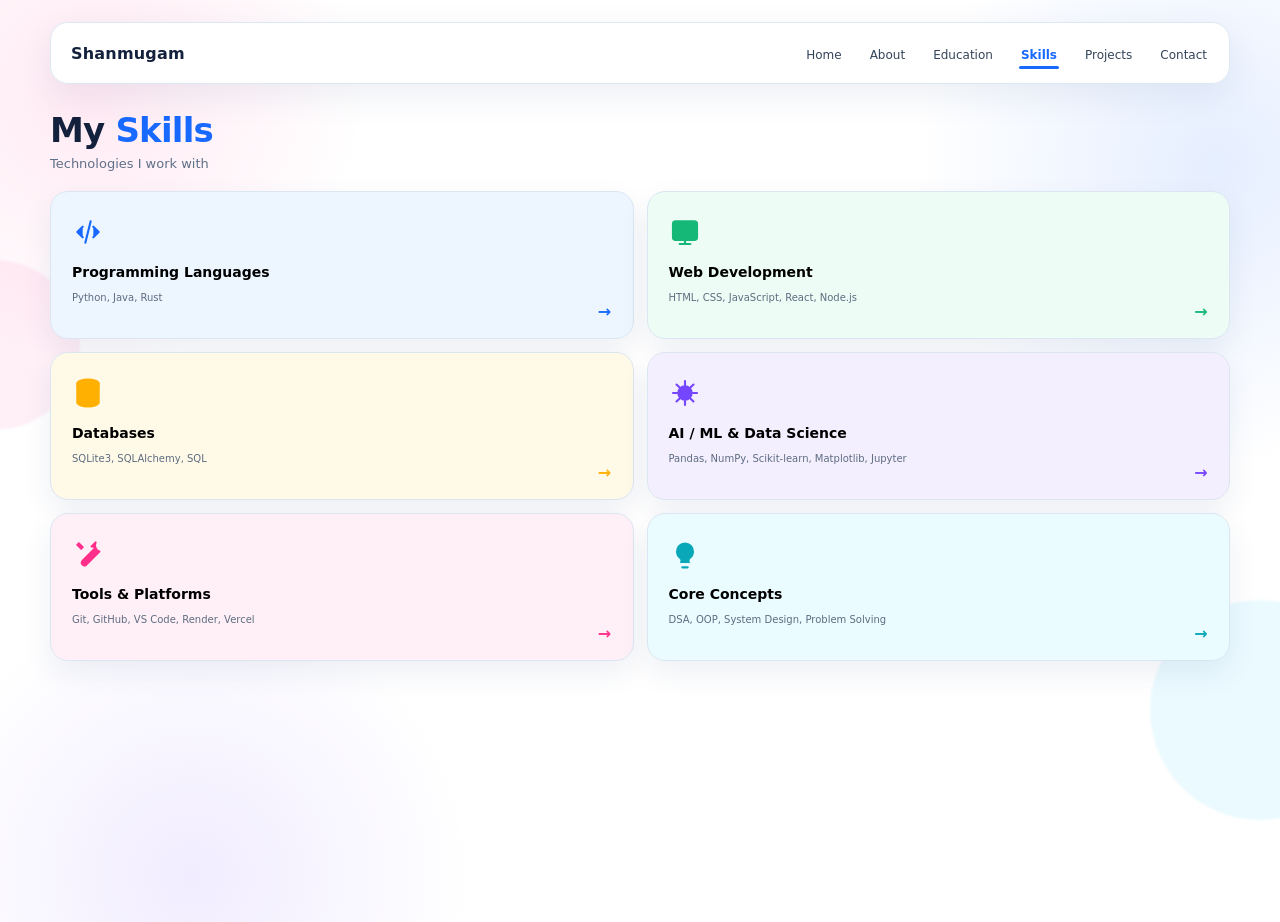
<file: frontend/skills/skills.html>
<!doctype html><html lang="en"><head><meta charset="utf-8"><meta name="viewport" content="width=device-width,initial-scale=1">
<title>Shanmugam | Skills</title><link rel="stylesheet" href="skills.css"></head><body>
<svg class="svg-defs" aria-hidden="true">
  <symbol id="i-github" viewBox="0 0 24 24"><path d="M12 .8a11.2 11.2 0 0 0-3.54 21.83c.56.1.76-.24.76-.54v-2.1c-3.1.67-3.75-1.3-3.75-1.3-.5-1.28-1.22-1.62-1.22-1.62-1-.69.08-.68.08-.68 1.1.08 1.68 1.14 1.68 1.14.98 1.68 2.56 1.2 3.18.92.1-.72.39-1.2.7-1.48-2.47-.28-5.06-1.24-5.06-5.52 0-1.22.44-2.21 1.15-2.99-.12-.28-.5-1.42.11-2.95 0 0 .94-.3 3.08 1.14a10.7 10.7 0 0 1 5.6 0c2.14-1.44 3.08-1.14 3.08-1.14.61 1.53.23 2.67.11 2.95.71.78 1.15 1.77 1.15 2.99 0 4.29-2.6 5.23-5.08 5.51.4.35.75 1.04.75 2.1v3.11c0 .3.2.65.77.54A11.2 11.2 0 0 0 12 .8Z"/></symbol>
  <symbol id="i-linkedin" viewBox="0 0 24 24"><path d="M5.1 8.2H1.5V22h3.6V8.2ZM3.3 2A2.1 2.1 0 1 0 3.3 6.2 2.1 2.1 0 0 0 3.3 2ZM22 13.9c0-4.16-2.22-6.1-5.18-6.1-2.4 0-3.48 1.32-4.08 2.25V8.2H9.15V22h3.59v-6.84c0-1.8.34-3.54 2.57-3.54 2.2 0 2.22 2.06 2.22 3.67V22H22v-8.1Z"/></symbol>
  <symbol id="i-phone" viewBox="0 0 24 24"><path d="M7.2 2.7 9.3 2a1.5 1.5 0 0 1 1.8.87l1.05 2.62a1.5 1.5 0 0 1-.44 1.68l-1.45 1.18a12.8 12.8 0 0 0 5.37 5.37l1.18-1.45a1.5 1.5 0 0 1 1.68-.44l2.62 1.05a1.5 1.5 0 0 1 .87 1.8l-.7 2.1a2.8 2.8 0 0 1-3.06 1.88C10.7 17.75 6.25 13.3 3.35 5.76A2.8 2.8 0 0 1 5.23 2.7l1.97-.0Z"/></symbol>
  <symbol id="i-mail" viewBox="0 0 24 24"><path d="M3 5h18a2 2 0 0 1 2 2v10a2 2 0 0 1-2 2H3a2 2 0 0 1-2-2V7a2 2 0 0 1 2-2Zm0 2v.3l9 5.7 9-5.7V7H3Zm18 10V9.66l-8.46 5.37a1 1 0 0 1-1.08 0L3 9.66V17h18Z"/></symbol>
  <symbol id="i-whatsapp" viewBox="0 0 24 24"><path d="M12 2a9.9 9.9 0 0 0-8.48 15.02L2.1 22l5.1-1.34A9.9 9.9 0 1 0 12 2Zm0 17.9a8 8 0 0 1-4.08-1.12l-.29-.17-3.03.8.81-2.95-.19-.3A8 8 0 1 1 12 19.9Zm4.4-5.98c-.24-.12-1.4-.69-1.62-.77-.22-.08-.38-.12-.54.12-.16.24-.62.77-.76.93-.14.16-.28.18-.52.06-.24-.12-1-.37-1.9-1.18-.7-.62-1.18-1.38-1.32-1.62-.14-.24-.01-.37.11-.49.11-.11.24-.28.36-.42.12-.14.16-.24.24-.4.08-.16.04-.3-.02-.42-.06-.12-.54-1.3-.74-1.78-.2-.47-.4-.41-.54-.42h-.46c-.16 0-.42.06-.64.3-.22.24-.84.82-.84 2s.86 2.32.98 2.48c.12.16 1.69 2.58 4.09 3.62.57.25 1.02.4 1.37.51.58.18 1.1.15 1.51.09.46-.07 1.4-.57 1.6-1.12.2-.55.2-1.02.14-1.12-.06-.1-.22-.16-.46-.28Z"/></symbol>
  <symbol id="i-arrow" viewBox="0 0 24 24"><path d="M5 12h13M13 6l6 6-6 6"/></symbol>
  <symbol id="i-close" viewBox="0 0 24 24"><path d="m6 6 12 12M18 6 6 18"/></symbol>
  <symbol id="i-code" viewBox="0 0 24 24"><path d="m8 8-4 4 4 4M16 8l4 4-4 4M14 4l-4 16"/></symbol>
  <symbol id="i-web" viewBox="0 0 24 24"><rect x="3" y="4" width="18" height="14" rx="2"/><path d="M8 21h8M12 18v3"/></symbol>
  <symbol id="i-db" viewBox="0 0 24 24"><ellipse cx="12" cy="5" rx="8" ry="3"/><path d="M4 5v7c0 1.66 3.58 3 8 3s8-1.34 8-3V5M4 12v7c0 1.66 3.58 3 8 3s8-1.34 8-3v-7"/></symbol>
  <symbol id="i-ai" viewBox="0 0 24 24"><path d="M12 3v3M12 18v3M3 12h3M18 12h3M5.64 5.64l2.12 2.12M16.24 16.24l2.12 2.12M18.36 5.64l-2.12 2.12M7.76 16.24l-2.12 2.12"/><circle cx="12" cy="12" r="5"/></symbol>
  <symbol id="i-tools" viewBox="0 0 24 24"><path d="m14.7 6.3 3-3a5 5 0 0 0 2.8 6.9l-9.9 9.9a2 2 0 0 1-2.8-2.8l9.9-9.9a5 5 0 0 0-3-1Z"/><path d="m5 4 3 3M4 5l3 3"/></symbol>
  <symbol id="i-bulb" viewBox="0 0 24 24"><path d="M9 18h6M10 22h4M8.2 14.8a6 6 0 1 1 7.6 0c-.85.66-1.3 1.53-1.3 2.4H9.5c0-.87-.45-1.74-1.3-2.4Z"/></symbol>
  <symbol id="i-grad" viewBox="0 0 24 24"><path d="m2 9 10-5 10 5-10 5L2 9Z"/><path d="M6 11.2V16c3 2 9 2 12 0v-4.8M22 9v6"/></symbol>
  <symbol id="i-target" viewBox="0 0 24 24"><circle cx="12" cy="12" r="8"/><circle cx="12" cy="12" r="3"/><path d="M12 2v3M22 12h-3M12 22v-3M2 12h3"/></symbol>
  <symbol id="i-trophy" viewBox="0 0 24 24"><path d="M7 4h10v5a5 5 0 0 1-10 0V4ZM9 19h6M12 14v5M5 6H3v2a4 4 0 0 0 4 4M19 6h2v2a4 4 0 0 1-4 4"/></symbol>
  <symbol id="i-location" viewBox="0 0 24 24"><path d="M20 10c0 5-8 11-8 11S4 15 4 10a8 8 0 1 1 16 0Z"/><circle cx="12" cy="10" r="2.5"/></symbol>
  <symbol id="i-download" viewBox="0 0 24 24"><path d="M12 3v12M7 10l5 5 5-5M5 21h14"/></symbol>
</svg><div class="page-shell"><header class="site-header">
  <a class="brand" href="../home/home.html">Shanmugam</a>
  <button class="menu-toggle" type="button" aria-label="Open menu" aria-expanded="false">
    <span></span><span></span><span></span>
  </button>
  <nav class="nav" aria-label="Primary navigation">
    <a href="../home/home.html" data-page="home">Home</a>
    <a href="../about/about.html" data-page="about">About</a>
    <a href="../education/education.html" data-page="education">Education</a>
    <a href="../skills/skills.html" data-page="skills">Skills</a>
    <a href="../projects/projects.html" data-page="projects">Projects</a>
    <a href="../contact/contact.html" data-page="contact">Contact</a>
  </nav>
</header>
<main><h1 class="page-title">My <span>Skills</span></h1><p class="page-subtitle">Technologies I work with</p>
<section class="skill-grid">
<button class="skill-card card blue" data-skill="programming"><svg class="icon"><use href="#i-code"/></svg><h2>Programming Languages</h2><p>Python, Java, Rust</p><span class="go">→</span></button>
<button class="skill-card card green" data-skill="web"><svg class="icon"><use href="#i-web"/></svg><h2>Web Development</h2><p>HTML, CSS, JavaScript, React, Node.js</p><span class="go">→</span></button>
<button class="skill-card card yellow" data-skill="database"><svg class="icon"><use href="#i-db"/></svg><h2>Databases</h2><p>SQLite3, SQLAlchemy, SQL</p><span class="go">→</span></button>
<button class="skill-card card purple" data-skill="aiml"><svg class="icon"><use href="#i-ai"/></svg><h2>AI / ML &amp; Data Science</h2><p>Pandas, NumPy, Scikit-learn, Matplotlib, Jupyter</p><span class="go">→</span></button>
<button class="skill-card card pink" data-skill="tools"><svg class="icon"><use href="#i-tools"/></svg><h2>Tools &amp; Platforms</h2><p>Git, GitHub, VS Code, Render, Vercel</p><span class="go">→</span></button>
<button class="skill-card card cyan" data-skill="core"><svg class="icon"><use href="#i-bulb"/></svg><h2>Core Concepts</h2><p>DSA, OOP, System Design, Problem Solving</p><span class="go">→</span></button>
</section></main></div>
<div class="modal-backdrop" id="skillModal"><div class="modal"><div class="modal-header"><h2 class="modal-title" id="skillTitle">Skill Details</h2><button class="modal-close" data-close><svg class="icon"><use href="#i-close"/></svg></button></div><div class="modal-body" id="skillBody"></div></div></div>
<script src="skills.js"></script></body></html>
</file>
<file: frontend/project-details/project-details.css>
:root{
  --blue:#1769ff;--blue2:#0b8cff;--pink:#ff2f8b;--pink2:#ff5cab;
  --red:#ef4444;--yellow:#ffb000;--green:#16b878;--purple:#7546ff;
  --ink:#14213d;--muted:#607089;--line:#dce7f3;--white:#fff;
}
*{box-sizing:border-box}
html{scroll-behavior:smooth}
body{
  margin:0;min-height:100vh;color:var(--ink);
  font-family:Inter,ui-sans-serif,system-ui,-apple-system,BlinkMacSystemFont,"Segoe UI",sans-serif;
  background:
    radial-gradient(circle at 7% 10%,rgba(255,47,139,.10),transparent 19%),
    radial-gradient(circle at 95% 18%,rgba(23,105,255,.11),transparent 21%),
    radial-gradient(circle at 15% 95%,rgba(117,70,255,.10),transparent 20%),
    #fff;
}
body:before,body:after{content:"";position:fixed;z-index:-1;border-radius:50%;filter:blur(1px);pointer-events:none}
body:before{width:220px;height:220px;right:-90px;bottom:80px;background:rgba(0,191,255,.08)}
body:after{width:170px;height:170px;left:-90px;top:260px;background:rgba(255,47,139,.07)}
a{color:inherit;text-decoration:none}
button,input,textarea{font:inherit}
button{cursor:pointer}
.svg-defs{position:absolute;width:0;height:0;overflow:hidden}
svg.icon{width:18px;height:18px;fill:currentColor;stroke:currentColor;stroke-width:1.6;stroke-linecap:round;stroke-linejoin:round}
.page-shell{width:min(1180px,94vw);margin:22px auto 50px}
.site-header{
  height:62px;background:rgba(255,255,255,.96);border:1px solid var(--line);
  border-radius:18px;display:flex;align-items:center;justify-content:space-between;
  padding:0 20px;box-shadow:0 12px 35px rgba(31,66,110,.08);position:sticky;top:12px;z-index:50;
  backdrop-filter:blur(14px)
}
.brand{font-size:16px;font-weight:900;letter-spacing:.2px}
.nav{display:flex;align-items:center;gap:24px}
.nav a{font-size:12px;color:#34445c;padding:22px 2px 18px;position:relative}
.nav a:hover,.nav a.active{color:var(--blue);font-weight:700}
.nav a.active:after{content:"";position:absolute;height:3px;left:0;right:0;bottom:11px;background:var(--blue);border-radius:8px}
.menu-toggle{display:none;border:0;background:#f5f8ff;border-radius:10px;padding:8px}
.menu-toggle span{display:block;width:22px;height:2px;background:#20314a;margin:4px;border-radius:4px}
.page-title{font-size:34px;line-height:1.1;margin:28px 0 7px;font-weight:900;letter-spacing:-.8px}
.page-title span{color:var(--blue)}
.page-subtitle{color:var(--muted);font-size:13px;margin:0 0 20px}
.panel,.card{
  background:rgba(255,255,255,.98);border:1px solid var(--line);border-radius:18px;
  box-shadow:0 12px 30px rgba(31,66,110,.08)
}
.card{transition:transform .2s,box-shadow .2s,border-color .2s}
.card:hover{transform:translateY(-3px);box-shadow:0 18px 35px rgba(31,66,110,.13);border-color:#c5d7ee}
.btn{
  border:0;border-radius:11px;padding:11px 17px;display:inline-flex;align-items:center;
  justify-content:center;gap:7px;color:#fff;background:linear-gradient(135deg,var(--blue),#00a6ff);
  font-size:12px;font-weight:800;box-shadow:0 9px 18px rgba(23,105,255,.17);transition:.2s
}
.btn:hover{transform:translateY(-2px);box-shadow:0 13px 23px rgba(23,105,255,.22)}
.btn.pink{background:linear-gradient(135deg,var(--pink),#ff55bc)}
.btn.green{background:linear-gradient(135deg,#11ad6f,#16d48c)}
.btn.dark{background:#15233b}
.btn.yellow{color:#3b2a00;background:linear-gradient(135deg,#ffd35a,#ffb000)}
.btn.outline{color:var(--blue);background:#fff;border:1px solid #bcd2ee;box-shadow:none}
.btn.full{width:100%}
.image-box{background:linear-gradient(135deg,#edf5ff,#fff);border:1px solid #dbe7f4;overflow:hidden}
.image-box img{width:100%;height:100%;object-fit:cover}
.socials{display:flex;gap:9px;flex-wrap:wrap}
.social-btn{display:inline-flex;align-items:center;gap:7px;padding:9px 13px;border-radius:9px;color:#fff;font-size:11px;font-weight:800}
.social-btn.blue{background:#1769ff}.social-btn.green{background:#12b878}.social-btn.dark{background:#17243a}
.badge{display:inline-flex;align-items:center;padding:5px 9px;border-radius:999px;background:#eef5ff;color:var(--blue);font-size:10px;font-weight:800}
.tag{display:inline-flex;padding:5px 8px;border-radius:7px;background:#f3f7fb;border:1px solid #dbe7f3;color:#4e6079;font-size:10px}
.modal-backdrop{
  position:fixed;inset:0;background:rgba(15,27,48,.48);backdrop-filter:blur(6px);
  display:none;align-items:center;justify-content:center;padding:18px;z-index:100
}
.modal-backdrop.open{display:flex}
.modal{
  width:min(760px,96vw);max-height:88vh;overflow:auto;background:#fff;border-radius:22px;
  border:1px solid #d8e4f1;box-shadow:0 30px 90px rgba(13,34,66,.28);position:relative
}
.modal-header{padding:20px 22px 12px;display:flex;justify-content:space-between;gap:15px;align-items:flex-start}
.modal-title{margin:0;font-size:22px}.modal-title span{color:var(--blue)}
.modal-close{border:0;background:#f1f5fa;width:34px;height:34px;border-radius:50%;display:grid;place-items:center;color:#26354d}
.modal-body{padding:0 22px 22px}
.modal-grid{display:grid;grid-template-columns:210px 1fr;gap:18px}
.modal-image{height:190px;border-radius:13px}
.modal h3{font-size:13px;margin:15px 0 7px}.modal p,.modal li{font-size:12px;color:#5c6d83;line-height:1.65}
.modal ul{padding-left:18px}
.footer{text-align:center;color:#8290a3;font-size:11px;margin-top:25px}
@media(max-width:800px){
 .page-shell{width:min(94vw,680px)}.site-header{height:58px;padding:0 15px;top:8px}
 .menu-toggle{display:block}.nav{display:none;position:absolute;left:0;right:0;top:66px;background:#fff;border:1px solid var(--line);border-radius:16px;padding:10px;box-shadow:0 18px 35px rgba(31,66,110,.12);flex-direction:column;gap:0}
 .nav.open{display:flex}.nav a{width:100%;padding:11px 12px;border-radius:9px}.nav a.active:after{display:none}.nav a.active{background:#eef5ff}
 .modal-grid{grid-template-columns:1fr}.modal-image{height:220px}
}
@media(max-width:480px){
 .page-shell{width:92vw}.page-title{font-size:29px}.modal{border-radius:17px}.modal-header{padding:16px}.modal-body{padding:0 16px 18px}
}

.standalone{width:min(900px,94vw);margin:25px auto}.back{display:inline-flex;margin-bottom:15px;color:var(--blue);font-weight:800;font-size:12px}.detail-card{padding:18px}.detail-top{display:grid;grid-template-columns:1fr 1fr;gap:20px}.detail-img{height:320px;border-radius:14px}.detail-img img{height:100%;width:100%;object-fit:cover;border-radius:13px}.detail-card h1{font-size:30px;margin:8px 0}.detail-card h1 span{color:var(--blue)}.detail-card p,.detail-card li{font-size:12px;color:var(--muted);line-height:1.65}.detail-section{margin-top:14px;padding:18px}.detail-actions{display:flex;gap:8px;margin-top:16px}
@media(max-width:700px){.detail-top{grid-template-columns:1fr}.detail-img{height:250px}}
</file>
<file: frontend/about/about.css>
:root{
  --blue:#1769ff;--blue2:#0b8cff;--pink:#ff2f8b;--pink2:#ff5cab;
  --red:#ef4444;--yellow:#ffb000;--green:#16b878;--purple:#7546ff;
  --ink:#14213d;--muted:#607089;--line:#dce7f3;--white:#fff;
}
*{box-sizing:border-box}
html{scroll-behavior:smooth}
body{
  margin:0;min-height:100vh;color:var(--ink);
  font-family:Inter,ui-sans-serif,system-ui,-apple-system,BlinkMacSystemFont,"Segoe UI",sans-serif;
  background:
    radial-gradient(circle at 7% 10%,rgba(255,47,139,.10),transparent 19%),
    radial-gradient(circle at 95% 18%,rgba(23,105,255,.11),transparent 21%),
    radial-gradient(circle at 15% 95%,rgba(117,70,255,.10),transparent 20%),
    #fff;
}
body:before,body:after{content:"";position:fixed;z-index:-1;border-radius:50%;filter:blur(1px);pointer-events:none}
body:before{width:220px;height:220px;right:-90px;bottom:80px;background:rgba(0,191,255,.08)}
body:after{width:170px;height:170px;left:-90px;top:260px;background:rgba(255,47,139,.07)}
a{color:inherit;text-decoration:none}
button,input,textarea{font:inherit}
button{cursor:pointer}
.svg-defs{position:absolute;width:0;height:0;overflow:hidden}
svg.icon{width:18px;height:18px;fill:currentColor;stroke:currentColor;stroke-width:1.6;stroke-linecap:round;stroke-linejoin:round}
.page-shell{width:min(1180px,94vw);margin:22px auto 50px}
.site-header{
  height:62px;background:rgba(255,255,255,.96);border:1px solid var(--line);
  border-radius:18px;display:flex;align-items:center;justify-content:space-between;
  padding:0 20px;box-shadow:0 12px 35px rgba(31,66,110,.08);position:sticky;top:12px;z-index:50;
  backdrop-filter:blur(14px)
}
.brand{font-size:16px;font-weight:900;letter-spacing:.2px}
.nav{display:flex;align-items:center;gap:24px}
.nav a{font-size:12px;color:#34445c;padding:22px 2px 18px;position:relative}
.nav a:hover,.nav a.active{color:var(--blue);font-weight:700}
.nav a.active:after{content:"";position:absolute;height:3px;left:0;right:0;bottom:11px;background:var(--blue);border-radius:8px}
.menu-toggle{display:none;border:0;background:#f5f8ff;border-radius:10px;padding:8px}
.menu-toggle span{display:block;width:22px;height:2px;background:#20314a;margin:4px;border-radius:4px}
.page-title{font-size:34px;line-height:1.1;margin:28px 0 7px;font-weight:900;letter-spacing:-.8px}
.page-title span{color:var(--blue)}
.page-subtitle{color:var(--muted);font-size:13px;margin:0 0 20px}
.panel,.card{
  background:rgba(255,255,255,.98);border:1px solid var(--line);border-radius:18px;
  box-shadow:0 12px 30px rgba(31,66,110,.08)
}
.card{transition:transform .2s,box-shadow .2s,border-color .2s}
.card:hover{transform:translateY(-3px);box-shadow:0 18px 35px rgba(31,66,110,.13);border-color:#c5d7ee}
.btn{
  border:0;border-radius:11px;padding:11px 17px;display:inline-flex;align-items:center;
  justify-content:center;gap:7px;color:#fff;background:linear-gradient(135deg,var(--blue),#00a6ff);
  font-size:12px;font-weight:800;box-shadow:0 9px 18px rgba(23,105,255,.17);transition:.2s
}
.btn:hover{transform:translateY(-2px);box-shadow:0 13px 23px rgba(23,105,255,.22)}
.btn.pink{background:linear-gradient(135deg,var(--pink),#ff55bc)}
.btn.green{background:linear-gradient(135deg,#11ad6f,#16d48c)}
.btn.dark{background:#15233b}
.btn.yellow{color:#3b2a00;background:linear-gradient(135deg,#ffd35a,#ffb000)}
.btn.outline{color:var(--blue);background:#fff;border:1px solid #bcd2ee;box-shadow:none}
.btn.full{width:100%}
.image-box{background:linear-gradient(135deg,#edf5ff,#fff);border:1px solid #dbe7f4;overflow:hidden}
.image-box img{width:100%;height:100%;object-fit:cover}
.socials{display:flex;gap:9px;flex-wrap:wrap}
.social-btn{display:inline-flex;align-items:center;gap:7px;padding:9px 13px;border-radius:9px;color:#fff;font-size:11px;font-weight:800}
.social-btn.blue{background:#1769ff}.social-btn.green{background:#12b878}.social-btn.dark{background:#17243a}
.badge{display:inline-flex;align-items:center;padding:5px 9px;border-radius:999px;background:#eef5ff;color:var(--blue);font-size:10px;font-weight:800}
.tag{display:inline-flex;padding:5px 8px;border-radius:7px;background:#f3f7fb;border:1px solid #dbe7f3;color:#4e6079;font-size:10px}
.modal-backdrop{
  position:fixed;inset:0;background:rgba(15,27,48,.48);backdrop-filter:blur(6px);
  display:none;align-items:center;justify-content:center;padding:18px;z-index:100
}
.modal-backdrop.open{display:flex}
.modal{
  width:min(760px,96vw);max-height:88vh;overflow:auto;background:#fff;border-radius:22px;
  border:1px solid #d8e4f1;box-shadow:0 30px 90px rgba(13,34,66,.28);position:relative
}
.modal-header{padding:20px 22px 12px;display:flex;justify-content:space-between;gap:15px;align-items:flex-start}
.modal-title{margin:0;font-size:22px}.modal-title span{color:var(--blue)}
.modal-close{border:0;background:#f1f5fa;width:34px;height:34px;border-radius:50%;display:grid;place-items:center;color:#26354d}
.modal-body{padding:0 22px 22px}
.modal-grid{display:grid;grid-template-columns:210px 1fr;gap:18px}
.modal-image{height:190px;border-radius:13px}
.modal h3{font-size:13px;margin:15px 0 7px}.modal p,.modal li{font-size:12px;color:#5c6d83;line-height:1.65}
.modal ul{padding-left:18px}
.footer{text-align:center;color:#8290a3;font-size:11px;margin-top:25px}
@media(max-width:800px){
 .page-shell{width:min(94vw,680px)}.site-header{height:58px;padding:0 15px;top:8px}
 .menu-toggle{display:block}.nav{display:none;position:absolute;left:0;right:0;top:66px;background:#fff;border:1px solid var(--line);border-radius:16px;padding:10px;box-shadow:0 18px 35px rgba(31,66,110,.12);flex-direction:column;gap:0}
 .nav.open{display:flex}.nav a{width:100%;padding:11px 12px;border-radius:9px}.nav a.active:after{display:none}.nav a.active{background:#eef5ff}
 .modal-grid{grid-template-columns:1fr}.modal-image{height:220px}
}
@media(max-width:480px){
 .page-shell{width:92vw}.page-title{font-size:29px}.modal{border-radius:17px}.modal-header{padding:16px}.modal-body{padding:0 16px 18px}
}

.about-hero{margin-top:18px;padding:30px;display:grid;grid-template-columns:1fr 220px;gap:30px;align-items:center}.about-hero h1{font-size:34px;margin:0 0 14px}.about-hero h1 span{color:var(--blue)}.about-hero p{color:var(--muted);font-size:12px;line-height:1.7}.about-photo{height:220px;border-radius:14px}.about-photo img{height:100%;width:100%;object-fit:cover;border-radius:13px}.about-grid{display:grid;grid-template-columns:repeat(4,1fr);gap:12px;margin-top:14px}.info-card{text-align:center;border:0;min-height:145px;padding:18px;background:#fff}.info-card .icon{width:30px;height:30px;margin:5px auto 11px}.info-card h2{font-size:14px;margin:0 0 6px}.info-card p{font-size:11px;color:var(--muted);margin:0}.info-card.blue{background:#eef6ff}.info-card.blue .icon{color:var(--blue)}.info-card.pink{background:#fff0f7}.info-card.pink .icon{color:var(--pink)}.info-card.yellow{background:#fff9e8}.info-card.yellow .icon{color:var(--yellow)}.info-card.green{background:#edfcf5}.info-card.green .icon{color:var(--green)}
@media(max-width:800px){.about-hero{grid-template-columns:1fr}.about-photo{width:220px;justify-self:center}.about-grid{grid-template-columns:repeat(2,1fr)}}
</file>
<file: frontend/contact/contact.css>
:root{
  --blue:#1769ff;--blue2:#0b8cff;--pink:#ff2f8b;--pink2:#ff5cab;
  --red:#ef4444;--yellow:#ffb000;--green:#16b878;--purple:#7546ff;
  --ink:#14213d;--muted:#607089;--line:#dce7f3;--white:#fff;
}
*{box-sizing:border-box}
html{scroll-behavior:smooth}
body{
  margin:0;min-height:100vh;color:var(--ink);
  font-family:Inter,ui-sans-serif,system-ui,-apple-system,BlinkMacSystemFont,"Segoe UI",sans-serif;
  background:
    radial-gradient(circle at 7% 10%,rgba(255,47,139,.10),transparent 19%),
    radial-gradient(circle at 95% 18%,rgba(23,105,255,.11),transparent 21%),
    radial-gradient(circle at 15% 95%,rgba(117,70,255,.10),transparent 20%),
    #fff;
}
body:before,body:after{content:"";position:fixed;z-index:-1;border-radius:50%;filter:blur(1px);pointer-events:none}
body:before{width:220px;height:220px;right:-90px;bottom:80px;background:rgba(0,191,255,.08)}
body:after{width:170px;height:170px;left:-90px;top:260px;background:rgba(255,47,139,.07)}
a{color:inherit;text-decoration:none}
button,input,textarea{font:inherit}
button{cursor:pointer}
.svg-defs{position:absolute;width:0;height:0;overflow:hidden}
svg.icon{width:18px;height:18px;fill:currentColor;stroke:currentColor;stroke-width:1.6;stroke-linecap:round;stroke-linejoin:round}
.page-shell{width:min(1180px,94vw);margin:22px auto 50px}
.site-header{
  height:62px;background:rgba(255,255,255,.96);border:1px solid var(--line);
  border-radius:18px;display:flex;align-items:center;justify-content:space-between;
  padding:0 20px;box-shadow:0 12px 35px rgba(31,66,110,.08);position:sticky;top:12px;z-index:50;
  backdrop-filter:blur(14px)
}
.brand{font-size:16px;font-weight:900;letter-spacing:.2px}
.nav{display:flex;align-items:center;gap:24px}
.nav a{font-size:12px;color:#34445c;padding:22px 2px 18px;position:relative}
.nav a:hover,.nav a.active{color:var(--blue);font-weight:700}
.nav a.active:after{content:"";position:absolute;height:3px;left:0;right:0;bottom:11px;background:var(--blue);border-radius:8px}
.menu-toggle{display:none;border:0;background:#f5f8ff;border-radius:10px;padding:8px}
.menu-toggle span{display:block;width:22px;height:2px;background:#20314a;margin:4px;border-radius:4px}
.page-title{font-size:34px;line-height:1.1;margin:28px 0 7px;font-weight:900;letter-spacing:-.8px}
.page-title span{color:var(--blue)}
.page-subtitle{color:var(--muted);font-size:13px;margin:0 0 20px}
.panel,.card{
  background:rgba(255,255,255,.98);border:1px solid var(--line);border-radius:18px;
  box-shadow:0 12px 30px rgba(31,66,110,.08)
}
.card{transition:transform .2s,box-shadow .2s,border-color .2s}
.card:hover{transform:translateY(-3px);box-shadow:0 18px 35px rgba(31,66,110,.13);border-color:#c5d7ee}
.btn{
  border:0;border-radius:11px;padding:11px 17px;display:inline-flex;align-items:center;
  justify-content:center;gap:7px;color:#fff;background:linear-gradient(135deg,var(--blue),#00a6ff);
  font-size:12px;font-weight:800;box-shadow:0 9px 18px rgba(23,105,255,.17);transition:.2s
}
.btn:hover{transform:translateY(-2px);box-shadow:0 13px 23px rgba(23,105,255,.22)}
.btn.pink{background:linear-gradient(135deg,var(--pink),#ff55bc)}
.btn.green{background:linear-gradient(135deg,#11ad6f,#16d48c)}
.btn.dark{background:#15233b}
.btn.yellow{color:#3b2a00;background:linear-gradient(135deg,#ffd35a,#ffb000)}
.btn.outline{color:var(--blue);background:#fff;border:1px solid #bcd2ee;box-shadow:none}
.btn.full{width:100%}
.image-box{background:linear-gradient(135deg,#edf5ff,#fff);border:1px solid #dbe7f4;overflow:hidden}
.image-box img{width:100%;height:100%;object-fit:cover}
.socials{display:flex;gap:9px;flex-wrap:wrap}
.social-btn{display:inline-flex;align-items:center;gap:7px;padding:9px 13px;border-radius:9px;color:#fff;font-size:11px;font-weight:800}
.social-btn.blue{background:#1769ff}.social-btn.green{background:#12b878}.social-btn.dark{background:#17243a}
.badge{display:inline-flex;align-items:center;padding:5px 9px;border-radius:999px;background:#eef5ff;color:var(--blue);font-size:10px;font-weight:800}
.tag{display:inline-flex;padding:5px 8px;border-radius:7px;background:#f3f7fb;border:1px solid #dbe7f3;color:#4e6079;font-size:10px}
.modal-backdrop{
  position:fixed;inset:0;background:rgba(15,27,48,.48);backdrop-filter:blur(6px);
  display:none;align-items:center;justify-content:center;padding:18px;z-index:100
}
.modal-backdrop.open{display:flex}
.modal{
  width:min(760px,96vw);max-height:88vh;overflow:auto;background:#fff;border-radius:22px;
  border:1px solid #d8e4f1;box-shadow:0 30px 90px rgba(13,34,66,.28);position:relative
}
.modal-header{padding:20px 22px 12px;display:flex;justify-content:space-between;gap:15px;align-items:flex-start}
.modal-title{margin:0;font-size:22px}.modal-title span{color:var(--blue)}
.modal-close{border:0;background:#f1f5fa;width:34px;height:34px;border-radius:50%;display:grid;place-items:center;color:#26354d}
.modal-body{padding:0 22px 22px}
.modal-grid{display:grid;grid-template-columns:210px 1fr;gap:18px}
.modal-image{height:190px;border-radius:13px}
.modal h3{font-size:13px;margin:15px 0 7px}.modal p,.modal li{font-size:12px;color:#5c6d83;line-height:1.65}
.modal ul{padding-left:18px}
.footer{text-align:center;color:#8290a3;font-size:11px;margin-top:25px}
@media(max-width:800px){
 .page-shell{width:min(94vw,680px)}.site-header{height:58px;padding:0 15px;top:8px}
 .menu-toggle{display:block}.nav{display:none;position:absolute;left:0;right:0;top:66px;background:#fff;border:1px solid var(--line);border-radius:16px;padding:10px;box-shadow:0 18px 35px rgba(31,66,110,.12);flex-direction:column;gap:0}
 .nav.open{display:flex}.nav a{width:100%;padding:11px 12px;border-radius:9px}.nav a.active:after{display:none}.nav a.active{background:#eef5ff}
 .modal-grid{grid-template-columns:1fr}.modal-image{height:220px}
}
@media(max-width:480px){
 .page-shell{width:92vw}.page-title{font-size:29px}.modal{border-radius:17px}.modal-header{padding:16px}.modal-body{padding:0 16px 18px}
}

.contact-grid{display:grid;grid-template-columns:.9fr 1.1fr;gap:15px;margin-top:16px}.contact-list{padding:12px}.contact-row{display:flex;align-items:center;gap:12px;padding:13px;border-bottom:1px solid #edf1f6;font-size:11px;color:#4f6077}.contact-row:last-child{border-bottom:0}.contact-row b{display:block;color:#182945;font-size:11px;margin-bottom:3px}.circle{width:36px;height:36px;border-radius:50%;display:grid;place-items:center;color:#fff;flex:none}.contact-row.pink .circle{background:var(--pink)}.contact-row.purple .circle{background:var(--purple)}.contact-row.green .circle{background:var(--green)}.contact-row.dark .circle{background:#15233b}.contact-row.blue .circle{background:var(--blue)}.contact-row.yellow .circle{background:var(--yellow);color:#5c3e00}.contact-form{padding:17px}.two{display:grid;grid-template-columns:1fr 1fr;gap:10px}.contact-form input,.contact-form textarea{width:100%;border:1px solid #dbe5ef;background:#fbfdff;border-radius:10px;padding:12px;outline:none;color:var(--ink);font-size:11px}.contact-form input:focus,.contact-form textarea:focus{border-color:#8fb8f5;box-shadow:0 0 0 3px rgba(23,105,255,.08)}.contact-form textarea{min-height:180px;margin:10px 0;resize:vertical}.contact-form #status{font-size:11px;color:var(--green);min-height:15px}.bottom-actions{display:flex;gap:9px;flex-wrap:wrap;margin-top:15px}.bottom-actions .btn{font-size:10px}
@media(max-width:760px){.contact-grid{grid-template-columns:1fr}.two{grid-template-columns:1fr}}
</file>
<file: frontend/education/education.css>
:root{
  --blue:#1769ff;--blue2:#0b8cff;--pink:#ff2f8b;--pink2:#ff5cab;
  --red:#ef4444;--yellow:#ffb000;--green:#16b878;--purple:#7546ff;
  --ink:#14213d;--muted:#607089;--line:#dce7f3;--white:#fff;
}
*{box-sizing:border-box}
html{scroll-behavior:smooth}
body{
  margin:0;min-height:100vh;color:var(--ink);
  font-family:Inter,ui-sans-serif,system-ui,-apple-system,BlinkMacSystemFont,"Segoe UI",sans-serif;
  background:
    radial-gradient(circle at 7% 10%,rgba(255,47,139,.10),transparent 19%),
    radial-gradient(circle at 95% 18%,rgba(23,105,255,.11),transparent 21%),
    radial-gradient(circle at 15% 95%,rgba(117,70,255,.10),transparent 20%),
    #fff;
}
body:before,body:after{content:"";position:fixed;z-index:-1;border-radius:50%;filter:blur(1px);pointer-events:none}
body:before{width:220px;height:220px;right:-90px;bottom:80px;background:rgba(0,191,255,.08)}
body:after{width:170px;height:170px;left:-90px;top:260px;background:rgba(255,47,139,.07)}
a{color:inherit;text-decoration:none}
button,input,textarea{font:inherit}
button{cursor:pointer}
.svg-defs{position:absolute;width:0;height:0;overflow:hidden}
svg.icon{width:18px;height:18px;fill:currentColor;stroke:currentColor;stroke-width:1.6;stroke-linecap:round;stroke-linejoin:round}
.page-shell{width:min(1180px,94vw);margin:22px auto 50px}
.site-header{
  height:62px;background:rgba(255,255,255,.96);border:1px solid var(--line);
  border-radius:18px;display:flex;align-items:center;justify-content:space-between;
  padding:0 20px;box-shadow:0 12px 35px rgba(31,66,110,.08);position:sticky;top:12px;z-index:50;
  backdrop-filter:blur(14px)
}
.brand{font-size:16px;font-weight:900;letter-spacing:.2px}
.nav{display:flex;align-items:center;gap:24px}
.nav a{font-size:12px;color:#34445c;padding:22px 2px 18px;position:relative}
.nav a:hover,.nav a.active{color:var(--blue);font-weight:700}
.nav a.active:after{content:"";position:absolute;height:3px;left:0;right:0;bottom:11px;background:var(--blue);border-radius:8px}
.menu-toggle{display:none;border:0;background:#f5f8ff;border-radius:10px;padding:8px}
.menu-toggle span{display:block;width:22px;height:2px;background:#20314a;margin:4px;border-radius:4px}
.page-title{font-size:34px;line-height:1.1;margin:28px 0 7px;font-weight:900;letter-spacing:-.8px}
.page-title span{color:var(--blue)}
.page-subtitle{color:var(--muted);font-size:13px;margin:0 0 20px}
.panel,.card{
  background:rgba(255,255,255,.98);border:1px solid var(--line);border-radius:18px;
  box-shadow:0 12px 30px rgba(31,66,110,.08)
}
.card{transition:transform .2s,box-shadow .2s,border-color .2s}
.card:hover{transform:translateY(-3px);box-shadow:0 18px 35px rgba(31,66,110,.13);border-color:#c5d7ee}
.btn{
  border:0;border-radius:11px;padding:11px 17px;display:inline-flex;align-items:center;
  justify-content:center;gap:7px;color:#fff;background:linear-gradient(135deg,var(--blue),#00a6ff);
  font-size:12px;font-weight:800;box-shadow:0 9px 18px rgba(23,105,255,.17);transition:.2s
}
.btn:hover{transform:translateY(-2px);box-shadow:0 13px 23px rgba(23,105,255,.22)}
.btn.pink{background:linear-gradient(135deg,var(--pink),#ff55bc)}
.btn.green{background:linear-gradient(135deg,#11ad6f,#16d48c)}
.btn.dark{background:#15233b}
.btn.yellow{color:#3b2a00;background:linear-gradient(135deg,#ffd35a,#ffb000)}
.btn.outline{color:var(--blue);background:#fff;border:1px solid #bcd2ee;box-shadow:none}
.btn.full{width:100%}
.image-box{background:linear-gradient(135deg,#edf5ff,#fff);border:1px solid #dbe7f4;overflow:hidden}
.image-box img{width:100%;height:100%;object-fit:cover}
.socials{display:flex;gap:9px;flex-wrap:wrap}
.social-btn{display:inline-flex;align-items:center;gap:7px;padding:9px 13px;border-radius:9px;color:#fff;font-size:11px;font-weight:800}
.social-btn.blue{background:#1769ff}.social-btn.green{background:#12b878}.social-btn.dark{background:#17243a}
.badge{display:inline-flex;align-items:center;padding:5px 9px;border-radius:999px;background:#eef5ff;color:var(--blue);font-size:10px;font-weight:800}
.tag{display:inline-flex;padding:5px 8px;border-radius:7px;background:#f3f7fb;border:1px solid #dbe7f3;color:#4e6079;font-size:10px}
.modal-backdrop{
  position:fixed;inset:0;background:rgba(15,27,48,.48);backdrop-filter:blur(6px);
  display:none;align-items:center;justify-content:center;padding:18px;z-index:100
}
.modal-backdrop.open{display:flex}
.modal{
  width:min(760px,96vw);max-height:88vh;overflow:auto;background:#fff;border-radius:22px;
  border:1px solid #d8e4f1;box-shadow:0 30px 90px rgba(13,34,66,.28);position:relative
}
.modal-header{padding:20px 22px 12px;display:flex;justify-content:space-between;gap:15px;align-items:flex-start}
.modal-title{margin:0;font-size:22px}.modal-title span{color:var(--blue)}
.modal-close{border:0;background:#f1f5fa;width:34px;height:34px;border-radius:50%;display:grid;place-items:center;color:#26354d}
.modal-body{padding:0 22px 22px}
.modal-grid{display:grid;grid-template-columns:210px 1fr;gap:18px}
.modal-image{height:190px;border-radius:13px}
.modal h3{font-size:13px;margin:15px 0 7px}.modal p,.modal li{font-size:12px;color:#5c6d83;line-height:1.65}
.modal ul{padding-left:18px}
.footer{text-align:center;color:#8290a3;font-size:11px;margin-top:25px}
@media(max-width:800px){
 .page-shell{width:min(94vw,680px)}.site-header{height:58px;padding:0 15px;top:8px}
 .menu-toggle{display:block}.nav{display:none;position:absolute;left:0;right:0;top:66px;background:#fff;border:1px solid var(--line);border-radius:16px;padding:10px;box-shadow:0 18px 35px rgba(31,66,110,.12);flex-direction:column;gap:0}
 .nav.open{display:flex}.nav a{width:100%;padding:11px 12px;border-radius:9px}.nav a.active:after{display:none}.nav a.active{background:#eef5ff}
 .modal-grid{grid-template-columns:1fr}.modal-image{height:220px}
}
@media(max-width:480px){
 .page-shell{width:92vw}.page-title{font-size:29px}.modal{border-radius:17px}.modal-header{padding:16px}.modal-body{padding:0 16px 18px}
}

.education-list{position:relative;margin-top:18px;padding-left:20px;display:grid;gap:14px}.education-list:before{content:"";position:absolute;left:9px;top:35px;bottom:35px;width:2px;background:linear-gradient(var(--blue),var(--pink),var(--green))}.edu-card{position:relative;border:1px solid var(--line);padding:13px;display:grid;grid-template-columns:125px 1fr;gap:17px;align-items:center;text-align:left}.edu-card .dot{position:absolute;left:-18px;top:50%;width:16px;height:16px;border-radius:50%;border:3px solid #fff;box-shadow:0 0 0 1px #cbd9e9}.blue-dot{background:var(--blue)}.pink-dot{background:var(--pink)}.green-dot{background:var(--green)}.edu-image{height:112px;border-radius:11px}.edu-image img{width:100%;height:100%;object-fit:cover;border-radius:10px}.edu-card h2{font-size:15px;margin:0 0 5px}.edu-card p{font-size:11px;color:var(--muted);line-height:1.45;margin:3px 0}.edu-card strong{color:#223653}
@media(max-width:600px){.education-list{padding-left:15px}.edu-card{grid-template-columns:1fr}.edu-image{height:160px}.edu-card .dot{left:-14px}}
</file>
<file: frontend/home/home.css>
:root{
  --blue:#1769ff;--blue2:#0b8cff;--pink:#ff2f8b;--pink2:#ff5cab;
  --red:#ef4444;--yellow:#ffb000;--green:#16b878;--purple:#7546ff;
  --ink:#14213d;--muted:#607089;--line:#dce7f3;--white:#fff;
}
*{box-sizing:border-box}
html{scroll-behavior:smooth}
body{
  margin:0;min-height:100vh;color:var(--ink);
  font-family:Inter,ui-sans-serif,system-ui,-apple-system,BlinkMacSystemFont,"Segoe UI",sans-serif;
  background:
    radial-gradient(circle at 7% 10%,rgba(255,47,139,.10),transparent 19%),
    radial-gradient(circle at 95% 18%,rgba(23,105,255,.11),transparent 21%),
    radial-gradient(circle at 15% 95%,rgba(117,70,255,.10),transparent 20%),
    #fff;
}
body:before,body:after{content:"";position:fixed;z-index:-1;border-radius:50%;filter:blur(1px);pointer-events:none}
body:before{width:220px;height:220px;right:-90px;bottom:80px;background:rgba(0,191,255,.08)}
body:after{width:170px;height:170px;left:-90px;top:260px;background:rgba(255,47,139,.07)}
a{color:inherit;text-decoration:none}
button,input,textarea{font:inherit}
button{cursor:pointer}
.svg-defs{position:absolute;width:0;height:0;overflow:hidden}
svg.icon{width:18px;height:18px;fill:currentColor;stroke:currentColor;stroke-width:1.6;stroke-linecap:round;stroke-linejoin:round}
.page-shell{width:min(1180px,94vw);margin:22px auto 50px}
.site-header{
  height:62px;background:rgba(255,255,255,.96);border:1px solid var(--line);
  border-radius:18px;display:flex;align-items:center;justify-content:space-between;
  padding:0 20px;box-shadow:0 12px 35px rgba(31,66,110,.08);position:sticky;top:12px;z-index:50;
  backdrop-filter:blur(14px)
}
.brand{font-size:16px;font-weight:900;letter-spacing:.2px}
.nav{display:flex;align-items:center;gap:24px}
.nav a{font-size:12px;color:#34445c;padding:22px 2px 18px;position:relative}
.nav a:hover,.nav a.active{color:var(--blue);font-weight:700}
.nav a.active:after{content:"";position:absolute;height:3px;left:0;right:0;bottom:11px;background:var(--blue);border-radius:8px}
.menu-toggle{display:none;border:0;background:#f5f8ff;border-radius:10px;padding:8px}
.menu-toggle span{display:block;width:22px;height:2px;background:#20314a;margin:4px;border-radius:4px}
.page-title{font-size:34px;line-height:1.1;margin:28px 0 7px;font-weight:900;letter-spacing:-.8px}
.page-title span{color:var(--blue)}
.page-subtitle{color:var(--muted);font-size:13px;margin:0 0 20px}
.panel,.card{
  background:rgba(255,255,255,.98);border:1px solid var(--line);border-radius:18px;
  box-shadow:0 12px 30px rgba(31,66,110,.08)
}
.card{transition:transform .2s,box-shadow .2s,border-color .2s}
.card:hover{transform:translateY(-3px);box-shadow:0 18px 35px rgba(31,66,110,.13);border-color:#c5d7ee}
.btn{
  border:0;border-radius:11px;padding:11px 17px;display:inline-flex;align-items:center;
  justify-content:center;gap:7px;color:#fff;background:linear-gradient(135deg,var(--blue),#00a6ff);
  font-size:12px;font-weight:800;box-shadow:0 9px 18px rgba(23,105,255,.17);transition:.2s
}
.btn:hover{transform:translateY(-2px);box-shadow:0 13px 23px rgba(23,105,255,.22)}
.btn.pink{background:linear-gradient(135deg,var(--pink),#ff55bc)}
.btn.green{background:linear-gradient(135deg,#11ad6f,#16d48c)}
.btn.dark{background:#15233b}
.btn.yellow{color:#3b2a00;background:linear-gradient(135deg,#ffd35a,#ffb000)}
.btn.outline{color:var(--blue);background:#fff;border:1px solid #bcd2ee;box-shadow:none}
.btn.full{width:100%}
.image-box{background:linear-gradient(135deg,#edf5ff,#fff);border:1px solid #dbe7f4;overflow:hidden}
.image-box img{width:100%;height:100%;object-fit:cover}
.socials{display:flex;gap:9px;flex-wrap:wrap}
.social-btn{display:inline-flex;align-items:center;gap:7px;padding:9px 13px;border-radius:9px;color:#fff;font-size:11px;font-weight:800}
.social-btn.blue{background:#1769ff}.social-btn.green{background:#12b878}.social-btn.dark{background:#17243a}
.badge{display:inline-flex;align-items:center;padding:5px 9px;border-radius:999px;background:#eef5ff;color:var(--blue);font-size:10px;font-weight:800}
.tag{display:inline-flex;padding:5px 8px;border-radius:7px;background:#f3f7fb;border:1px solid #dbe7f3;color:#4e6079;font-size:10px}
.modal-backdrop{
  position:fixed;inset:0;background:rgba(15,27,48,.48);backdrop-filter:blur(6px);
  display:none;align-items:center;justify-content:center;padding:18px;z-index:100
}
.modal-backdrop.open{display:flex}
.modal{
  width:min(760px,96vw);max-height:88vh;overflow:auto;background:#fff;border-radius:22px;
  border:1px solid #d8e4f1;box-shadow:0 30px 90px rgba(13,34,66,.28);position:relative
}
.modal-header{padding:20px 22px 12px;display:flex;justify-content:space-between;gap:15px;align-items:flex-start}
.modal-title{margin:0;font-size:22px}.modal-title span{color:var(--blue)}
.modal-close{border:0;background:#f1f5fa;width:34px;height:34px;border-radius:50%;display:grid;place-items:center;color:#26354d}
.modal-body{padding:0 22px 22px}
.modal-grid{display:grid;grid-template-columns:210px 1fr;gap:18px}
.modal-image{height:190px;border-radius:13px}
.modal h3{font-size:13px;margin:15px 0 7px}.modal p,.modal li{font-size:12px;color:#5c6d83;line-height:1.65}
.modal ul{padding-left:18px}
.footer{text-align:center;color:#8290a3;font-size:11px;margin-top:25px}
@media(max-width:800px){
 .page-shell{width:min(94vw,680px)}.site-header{height:58px;padding:0 15px;top:8px}
 .menu-toggle{display:block}.nav{display:none;position:absolute;left:0;right:0;top:66px;background:#fff;border:1px solid var(--line);border-radius:16px;padding:10px;box-shadow:0 18px 35px rgba(31,66,110,.12);flex-direction:column;gap:0}
 .nav.open{display:flex}.nav a{width:100%;padding:11px 12px;border-radius:9px}.nav a.active:after{display:none}.nav a.active{background:#eef5ff}
 .modal-grid{grid-template-columns:1fr}.modal-image{height:220px}
}
@media(max-width:480px){
 .page-shell{width:92vw}.page-title{font-size:29px}.modal{border-radius:17px}.modal-header{padding:16px}.modal-body{padding:0 16px 18px}
}

.eyebrow{color:var(--blue);font-size:12px;font-weight:900}.hero{margin-top:18px;padding:35px;display:grid;grid-template-columns:1.15fr .85fr;align-items:center;min-height:445px;overflow:hidden;position:relative}
.hero:after{content:"";position:absolute;width:360px;height:360px;right:-160px;top:-150px;background:linear-gradient(135deg,rgba(23,105,255,.16),rgba(255,47,139,.08));border-radius:50%}
.hero-copy{position:relative;z-index:1}.hero h1{font-size:48px;line-height:1;margin:8px 0 12px;letter-spacing:-1.5px}.hero h1 span{color:var(--blue)}.hero h2{font-size:12px;margin:0 0 15px;color:#293b55}.hero p{max-width:600px;color:var(--muted);font-size:13px;line-height:1.7}.hero-actions{display:flex;gap:10px;margin:20px 0 13px}.profile-ring{width:330px;height:330px;border-radius:50%;justify-self:center;display:grid;place-items:center;background:conic-gradient(from 40deg,var(--blue),#7b61ff,var(--pink),var(--blue));padding:8px;box-shadow:0 20px 45px rgba(23,105,255,.17)}.profile-photo{width:100%;height:100%;border-radius:50%;background:#f2f7ff;border:8px solid #fff}.profile-photo img{width:100%;height:100%;object-fit:cover;border-radius:50%}
.stat-grid{display:grid;grid-template-columns:repeat(4,1fr);gap:13px;margin-top:14px}.stat{min-height:105px;border:1px solid var(--line);display:flex;flex-direction:column;align-items:center;justify-content:center;background:#fff}.stat strong{font-size:23px;color:var(--blue)}.stat span{font-size:11px;margin-top:5px;color:#52637b}.stat.yellow{background:#fffaf0}.stat.yellow strong{color:var(--yellow)}.stat.greenish{background:#effcf7}.stat.greenish strong{color:var(--green)}
.home-strip{margin-top:14px;padding:22px;display:flex;align-items:center;justify-content:space-between;gap:20px}.home-strip h2{font-size:20px;margin:7px 0}.home-strip p{color:var(--muted);font-size:12px;margin:0}
@media(max-width:800px){.hero{grid-template-columns:1fr;padding:25px}.profile-ring{width:260px;height:260px;margin-top:15px}.hero h1{font-size:38px}.stat-grid{grid-template-columns:repeat(2,1fr)}.home-strip{flex-direction:column;align-items:flex-start}}
</file>
<file: frontend/projects/projects.css>
:root{
  --blue:#1769ff;--blue2:#0b8cff;--pink:#ff2f8b;--pink2:#ff5cab;
  --red:#ef4444;--yellow:#ffb000;--green:#16b878;--purple:#7546ff;
  --ink:#14213d;--muted:#607089;--line:#dce7f3;--white:#fff;
}
*{box-sizing:border-box}
html{scroll-behavior:smooth}
body{
  margin:0;min-height:100vh;color:var(--ink);
  font-family:Inter,ui-sans-serif,system-ui,-apple-system,BlinkMacSystemFont,"Segoe UI",sans-serif;
  background:
    radial-gradient(circle at 7% 10%,rgba(255,47,139,.10),transparent 19%),
    radial-gradient(circle at 95% 18%,rgba(23,105,255,.11),transparent 21%),
    radial-gradient(circle at 15% 95%,rgba(117,70,255,.10),transparent 20%),
    #fff;
}
body:before,body:after{content:"";position:fixed;z-index:-1;border-radius:50%;filter:blur(1px);pointer-events:none}
body:before{width:220px;height:220px;right:-90px;bottom:80px;background:rgba(0,191,255,.08)}
body:after{width:170px;height:170px;left:-90px;top:260px;background:rgba(255,47,139,.07)}
a{color:inherit;text-decoration:none}
button,input,textarea{font:inherit}
button{cursor:pointer}
.svg-defs{position:absolute;width:0;height:0;overflow:hidden}
svg.icon{width:18px;height:18px;fill:currentColor;stroke:currentColor;stroke-width:1.6;stroke-linecap:round;stroke-linejoin:round}
.page-shell{width:min(1180px,94vw);margin:22px auto 50px}
.site-header{
  height:62px;background:rgba(255,255,255,.96);border:1px solid var(--line);
  border-radius:18px;display:flex;align-items:center;justify-content:space-between;
  padding:0 20px;box-shadow:0 12px 35px rgba(31,66,110,.08);position:sticky;top:12px;z-index:50;
  backdrop-filter:blur(14px)
}
.brand{font-size:16px;font-weight:900;letter-spacing:.2px}
.nav{display:flex;align-items:center;gap:24px}
.nav a{font-size:12px;color:#34445c;padding:22px 2px 18px;position:relative}
.nav a:hover,.nav a.active{color:var(--blue);font-weight:700}
.nav a.active:after{content:"";position:absolute;height:3px;left:0;right:0;bottom:11px;background:var(--blue);border-radius:8px}
.menu-toggle{display:none;border:0;background:#f5f8ff;border-radius:10px;padding:8px}
.menu-toggle span{display:block;width:22px;height:2px;background:#20314a;margin:4px;border-radius:4px}
.page-title{font-size:34px;line-height:1.1;margin:28px 0 7px;font-weight:900;letter-spacing:-.8px}
.page-title span{color:var(--blue)}
.page-subtitle{color:var(--muted);font-size:13px;margin:0 0 20px}
.panel,.card{
  background:rgba(255,255,255,.98);border:1px solid var(--line);border-radius:18px;
  box-shadow:0 12px 30px rgba(31,66,110,.08)
}
.card{transition:transform .2s,box-shadow .2s,border-color .2s}
.card:hover{transform:translateY(-3px);box-shadow:0 18px 35px rgba(31,66,110,.13);border-color:#c5d7ee}
.btn{
  border:0;border-radius:11px;padding:11px 17px;display:inline-flex;align-items:center;
  justify-content:center;gap:7px;color:#fff;background:linear-gradient(135deg,var(--blue),#00a6ff);
  font-size:12px;font-weight:800;box-shadow:0 9px 18px rgba(23,105,255,.17);transition:.2s
}
.btn:hover{transform:translateY(-2px);box-shadow:0 13px 23px rgba(23,105,255,.22)}
.btn.pink{background:linear-gradient(135deg,var(--pink),#ff55bc)}
.btn.green{background:linear-gradient(135deg,#11ad6f,#16d48c)}
.btn.dark{background:#15233b}
.btn.yellow{color:#3b2a00;background:linear-gradient(135deg,#ffd35a,#ffb000)}
.btn.outline{color:var(--blue);background:#fff;border:1px solid #bcd2ee;box-shadow:none}
.btn.full{width:100%}
.image-box{background:linear-gradient(135deg,#edf5ff,#fff);border:1px solid #dbe7f4;overflow:hidden}
.image-box img{width:100%;height:100%;object-fit:cover}
.socials{display:flex;gap:9px;flex-wrap:wrap}
.social-btn{display:inline-flex;align-items:center;gap:7px;padding:9px 13px;border-radius:9px;color:#fff;font-size:11px;font-weight:800}
.social-btn.blue{background:#1769ff}.social-btn.green{background:#12b878}.social-btn.dark{background:#17243a}
.badge{display:inline-flex;align-items:center;padding:5px 9px;border-radius:999px;background:#eef5ff;color:var(--blue);font-size:10px;font-weight:800}
.tag{display:inline-flex;padding:5px 8px;border-radius:7px;background:#f3f7fb;border:1px solid #dbe7f3;color:#4e6079;font-size:10px}
.modal-backdrop{
  position:fixed;inset:0;background:rgba(15,27,48,.48);backdrop-filter:blur(6px);
  display:none;align-items:center;justify-content:center;padding:18px;z-index:100
}
.modal-backdrop.open{display:flex}
.modal{
  width:min(760px,96vw);max-height:88vh;overflow:auto;background:#fff;border-radius:22px;
  border:1px solid #d8e4f1;box-shadow:0 30px 90px rgba(13,34,66,.28);position:relative
}
.modal-header{padding:20px 22px 12px;display:flex;justify-content:space-between;gap:15px;align-items:flex-start}
.modal-title{margin:0;font-size:22px}.modal-title span{color:var(--blue)}
.modal-close{border:0;background:#f1f5fa;width:34px;height:34px;border-radius:50%;display:grid;place-items:center;color:#26354d}
.modal-body{padding:0 22px 22px}
.modal-grid{display:grid;grid-template-columns:210px 1fr;gap:18px}
.modal-image{height:190px;border-radius:13px}
.modal h3{font-size:13px;margin:15px 0 7px}.modal p,.modal li{font-size:12px;color:#5c6d83;line-height:1.65}
.modal ul{padding-left:18px}
.footer{text-align:center;color:#8290a3;font-size:11px;margin-top:25px}
@media(max-width:800px){
 .page-shell{width:min(94vw,680px)}.site-header{height:58px;padding:0 15px;top:8px}
 .menu-toggle{display:block}.nav{display:none;position:absolute;left:0;right:0;top:66px;background:#fff;border:1px solid var(--line);border-radius:16px;padding:10px;box-shadow:0 18px 35px rgba(31,66,110,.12);flex-direction:column;gap:0}
 .nav.open{display:flex}.nav a{width:100%;padding:11px 12px;border-radius:9px}.nav a.active:after{display:none}.nav a.active{background:#eef5ff}
 .modal-grid{grid-template-columns:1fr}.modal-image{height:220px}
}
@media(max-width:480px){
 .page-shell{width:92vw}.page-title{font-size:29px}.modal{border-radius:17px}.modal-header{padding:16px}.modal-body{padding:0 16px 18px}
}

.project-grid{display:grid;grid-template-columns:repeat(2,1fr);gap:15px;margin-top:15px}.project-card{overflow:hidden;cursor:pointer;padding:9px;position:relative}.project-image{height:185px;border-radius:12px}.project-image img{height:100%;width:100%;object-fit:cover;border-radius:11px}.project-content{padding:10px 7px 5px}.project-content h2{font-size:15px;margin:7px 0 5px}.project-content p{font-size:11px;line-height:1.5;color:var(--muted);min-height:34px}.project-actions{display:flex;gap:8px}.project-actions .btn{padding:8px 13px;font-size:10px}.view-details{text-align:right;color:var(--pink);font-size:10px;font-weight:900;margin-top:8px}.project-modal{width:min(820px,96vw)}
@media(max-width:650px){.project-grid{grid-template-columns:1fr}.project-image{height:200px}}
</file>
<file: frontend/skills/skills.css>
:root{
  --blue:#1769ff;--blue2:#0b8cff;--pink:#ff2f8b;--pink2:#ff5cab;
  --red:#ef4444;--yellow:#ffb000;--green:#16b878;--purple:#7546ff;
  --ink:#14213d;--muted:#607089;--line:#dce7f3;--white:#fff;
}
*{box-sizing:border-box}
html{scroll-behavior:smooth}
body{
  margin:0;min-height:100vh;color:var(--ink);
  font-family:Inter,ui-sans-serif,system-ui,-apple-system,BlinkMacSystemFont,"Segoe UI",sans-serif;
  background:
    radial-gradient(circle at 7% 10%,rgba(255,47,139,.10),transparent 19%),
    radial-gradient(circle at 95% 18%,rgba(23,105,255,.11),transparent 21%),
    radial-gradient(circle at 15% 95%,rgba(117,70,255,.10),transparent 20%),
    #fff;
}
body:before,body:after{content:"";position:fixed;z-index:-1;border-radius:50%;filter:blur(1px);pointer-events:none}
body:before{width:220px;height:220px;right:-90px;bottom:80px;background:rgba(0,191,255,.08)}
body:after{width:170px;height:170px;left:-90px;top:260px;background:rgba(255,47,139,.07)}
a{color:inherit;text-decoration:none}
button,input,textarea{font:inherit}
button{cursor:pointer}
.svg-defs{position:absolute;width:0;height:0;overflow:hidden}
svg.icon{width:18px;height:18px;fill:currentColor;stroke:currentColor;stroke-width:1.6;stroke-linecap:round;stroke-linejoin:round}
.page-shell{width:min(1180px,94vw);margin:22px auto 50px}
.site-header{
  height:62px;background:rgba(255,255,255,.96);border:1px solid var(--line);
  border-radius:18px;display:flex;align-items:center;justify-content:space-between;
  padding:0 20px;box-shadow:0 12px 35px rgba(31,66,110,.08);position:sticky;top:12px;z-index:50;
  backdrop-filter:blur(14px)
}
.brand{font-size:16px;font-weight:900;letter-spacing:.2px}
.nav{display:flex;align-items:center;gap:24px}
.nav a{font-size:12px;color:#34445c;padding:22px 2px 18px;position:relative}
.nav a:hover,.nav a.active{color:var(--blue);font-weight:700}
.nav a.active:after{content:"";position:absolute;height:3px;left:0;right:0;bottom:11px;background:var(--blue);border-radius:8px}
.menu-toggle{display:none;border:0;background:#f5f8ff;border-radius:10px;padding:8px}
.menu-toggle span{display:block;width:22px;height:2px;background:#20314a;margin:4px;border-radius:4px}
.page-title{font-size:34px;line-height:1.1;margin:28px 0 7px;font-weight:900;letter-spacing:-.8px}
.page-title span{color:var(--blue)}
.page-subtitle{color:var(--muted);font-size:13px;margin:0 0 20px}
.panel,.card{
  background:rgba(255,255,255,.98);border:1px solid var(--line);border-radius:18px;
  box-shadow:0 12px 30px rgba(31,66,110,.08)
}
.card{transition:transform .2s,box-shadow .2s,border-color .2s}
.card:hover{transform:translateY(-3px);box-shadow:0 18px 35px rgba(31,66,110,.13);border-color:#c5d7ee}
.btn{
  border:0;border-radius:11px;padding:11px 17px;display:inline-flex;align-items:center;
  justify-content:center;gap:7px;color:#fff;background:linear-gradient(135deg,var(--blue),#00a6ff);
  font-size:12px;font-weight:800;box-shadow:0 9px 18px rgba(23,105,255,.17);transition:.2s
}
.btn:hover{transform:translateY(-2px);box-shadow:0 13px 23px rgba(23,105,255,.22)}
.btn.pink{background:linear-gradient(135deg,var(--pink),#ff55bc)}
.btn.green{background:linear-gradient(135deg,#11ad6f,#16d48c)}
.btn.dark{background:#15233b}
.btn.yellow{color:#3b2a00;background:linear-gradient(135deg,#ffd35a,#ffb000)}
.btn.outline{color:var(--blue);background:#fff;border:1px solid #bcd2ee;box-shadow:none}
.btn.full{width:100%}
.image-box{background:linear-gradient(135deg,#edf5ff,#fff);border:1px solid #dbe7f4;overflow:hidden}
.image-box img{width:100%;height:100%;object-fit:cover}
.socials{display:flex;gap:9px;flex-wrap:wrap}
.social-btn{display:inline-flex;align-items:center;gap:7px;padding:9px 13px;border-radius:9px;color:#fff;font-size:11px;font-weight:800}
.social-btn.blue{background:#1769ff}.social-btn.green{background:#12b878}.social-btn.dark{background:#17243a}
.badge{display:inline-flex;align-items:center;padding:5px 9px;border-radius:999px;background:#eef5ff;color:var(--blue);font-size:10px;font-weight:800}
.tag{display:inline-flex;padding:5px 8px;border-radius:7px;background:#f3f7fb;border:1px solid #dbe7f3;color:#4e6079;font-size:10px}
.modal-backdrop{
  position:fixed;inset:0;background:rgba(15,27,48,.48);backdrop-filter:blur(6px);
  display:none;align-items:center;justify-content:center;padding:18px;z-index:100
}
.modal-backdrop.open{display:flex}
.modal{
  width:min(760px,96vw);max-height:88vh;overflow:auto;background:#fff;border-radius:22px;
  border:1px solid #d8e4f1;box-shadow:0 30px 90px rgba(13,34,66,.28);position:relative
}
.modal-header{padding:20px 22px 12px;display:flex;justify-content:space-between;gap:15px;align-items:flex-start}
.modal-title{margin:0;font-size:22px}.modal-title span{color:var(--blue)}
.modal-close{border:0;background:#f1f5fa;width:34px;height:34px;border-radius:50%;display:grid;place-items:center;color:#26354d}
.modal-body{padding:0 22px 22px}
.modal-grid{display:grid;grid-template-columns:210px 1fr;gap:18px}
.modal-image{height:190px;border-radius:13px}
.modal h3{font-size:13px;margin:15px 0 7px}.modal p,.modal li{font-size:12px;color:#5c6d83;line-height:1.65}
.modal ul{padding-left:18px}
.footer{text-align:center;color:#8290a3;font-size:11px;margin-top:25px}
@media(max-width:800px){
 .page-shell{width:min(94vw,680px)}.site-header{height:58px;padding:0 15px;top:8px}
 .menu-toggle{display:block}.nav{display:none;position:absolute;left:0;right:0;top:66px;background:#fff;border:1px solid var(--line);border-radius:16px;padding:10px;box-shadow:0 18px 35px rgba(31,66,110,.12);flex-direction:column;gap:0}
 .nav.open{display:flex}.nav a{width:100%;padding:11px 12px;border-radius:9px}.nav a.active:after{display:none}.nav a.active{background:#eef5ff}
 .modal-grid{grid-template-columns:1fr}.modal-image{height:220px}
}
@media(max-width:480px){
 .page-shell{width:92vw}.page-title{font-size:29px}.modal{border-radius:17px}.modal-header{padding:16px}.modal-body{padding:0 16px 18px}
}

.skill-grid{display:grid;grid-template-columns:repeat(2,1fr);gap:13px;margin-top:16px}.skill-card{position:relative;text-align:left;padding:21px;min-height:148px;border:1px solid #dbe6f2}.skill-card .icon{width:32px;height:32px;margin-bottom:12px}.skill-card h2{font-size:14px;margin:0 0 6px}.skill-card p{font-size:10px;color:#5d6c80;line-height:1.5;max-width:250px}.skill-card .go{position:absolute;right:15px;bottom:14px;width:26px;height:26px;border-radius:50%;display:grid;place-items:center;color:#fff;font-weight:900}.skill-card.blue{background:#edf5ff}.skill-card.blue .icon,.skill-card.blue .go{color:var(--blue)}.skill-card.green{background:#edfcf5}.skill-card.green .icon,.skill-card.green .go{color:var(--green)}.skill-card.yellow{background:#fff9e8}.skill-card.yellow .icon,.skill-card.yellow .go{color:var(--yellow)}.skill-card.purple{background:#f4efff}.skill-card.purple .icon,.skill-card.purple .go{color:var(--purple)}.skill-card.pink{background:#fff0f7}.skill-card.pink .icon,.skill-card.pink .go{color:var(--pink)}.skill-card.cyan{background:#eafcff}.skill-card.cyan .icon,.skill-card.cyan .go{color:#08a8b8}
@media(max-width:620px){.skill-grid{grid-template-columns:1fr}.skill-card{min-height:135px}}
</file>
